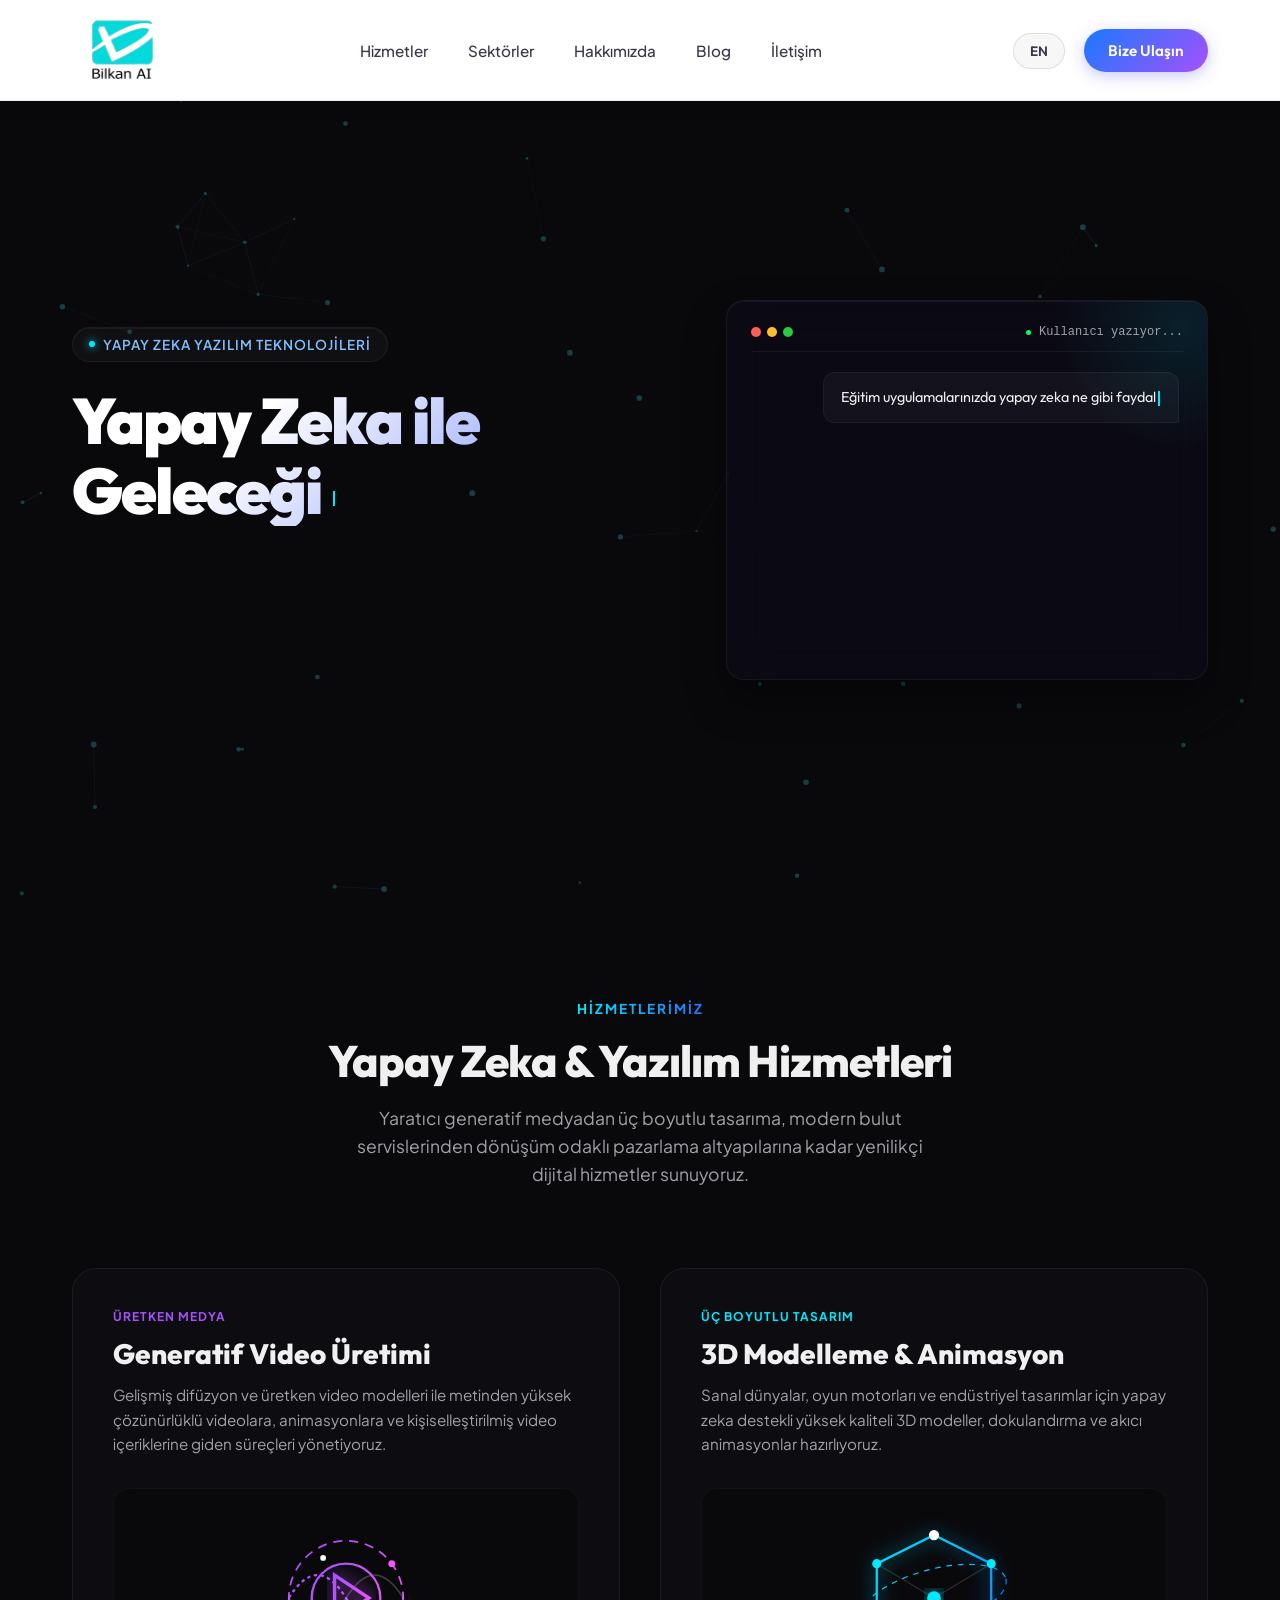
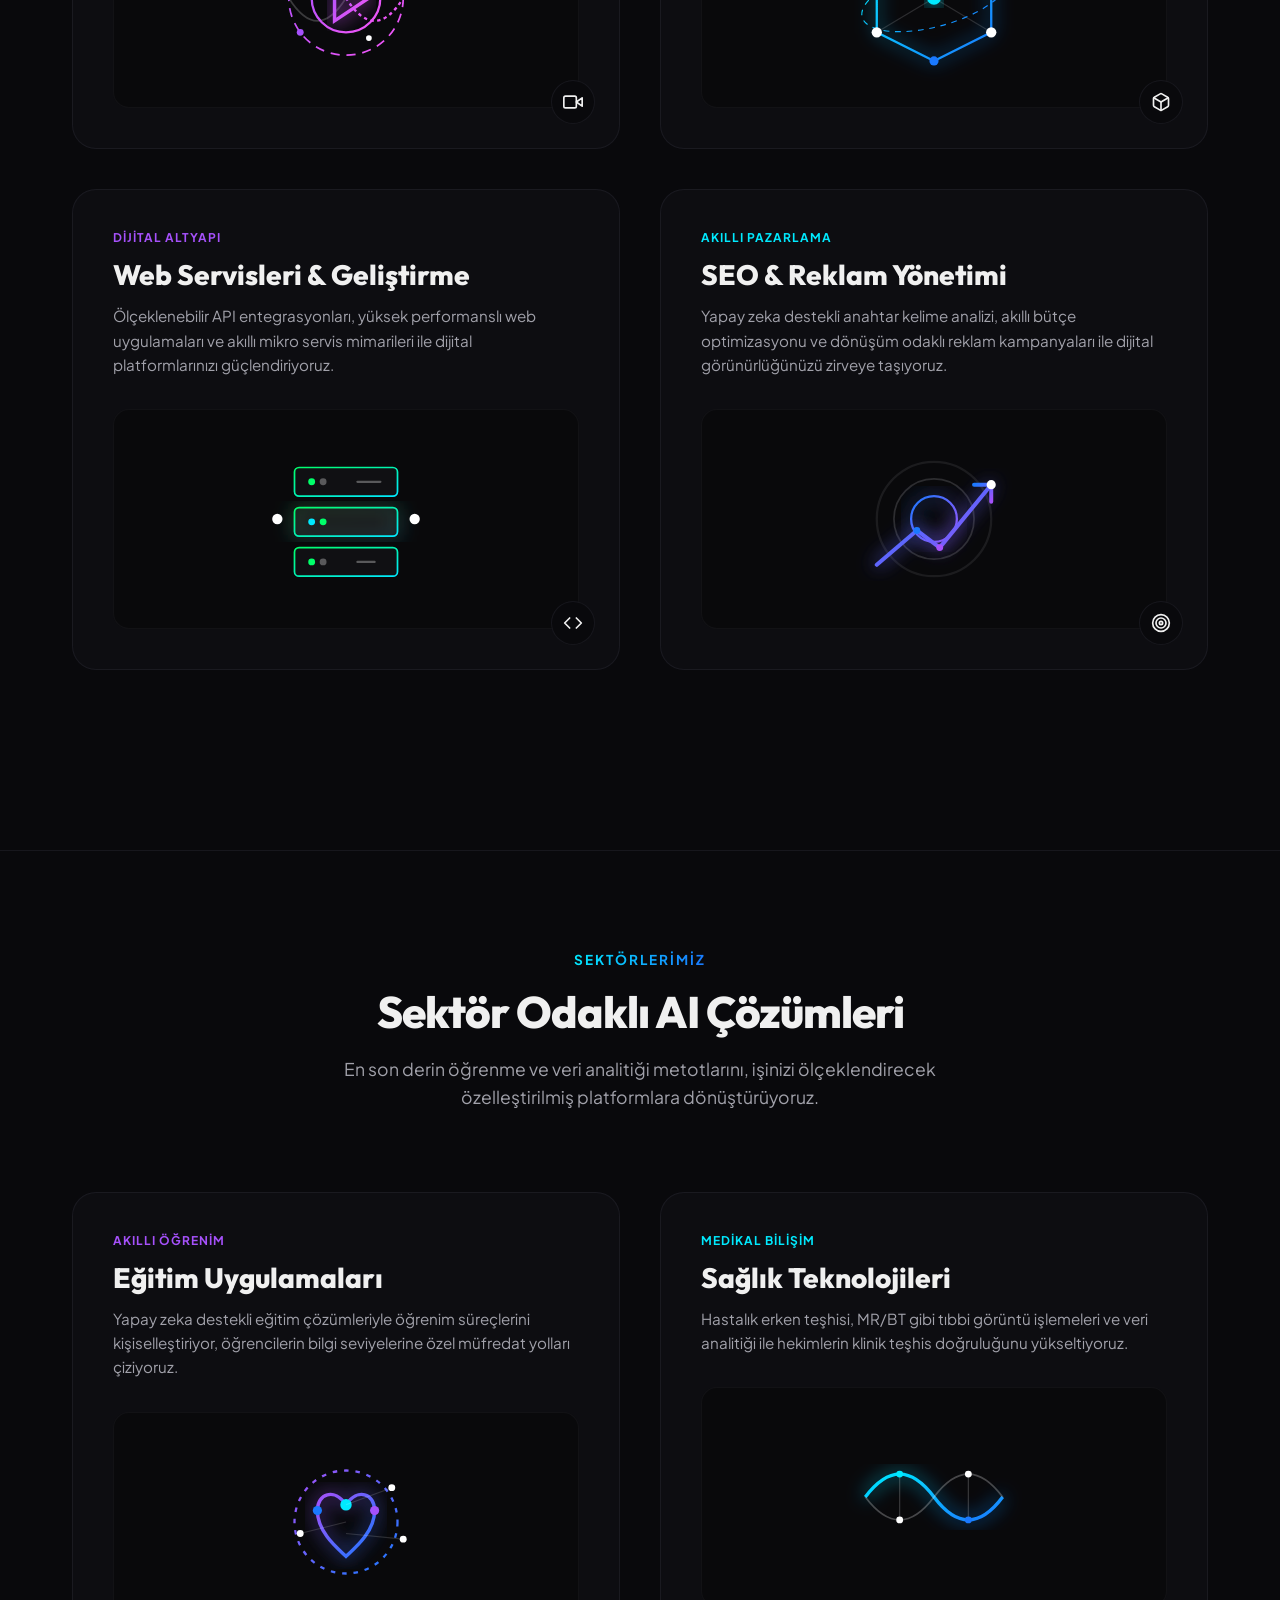
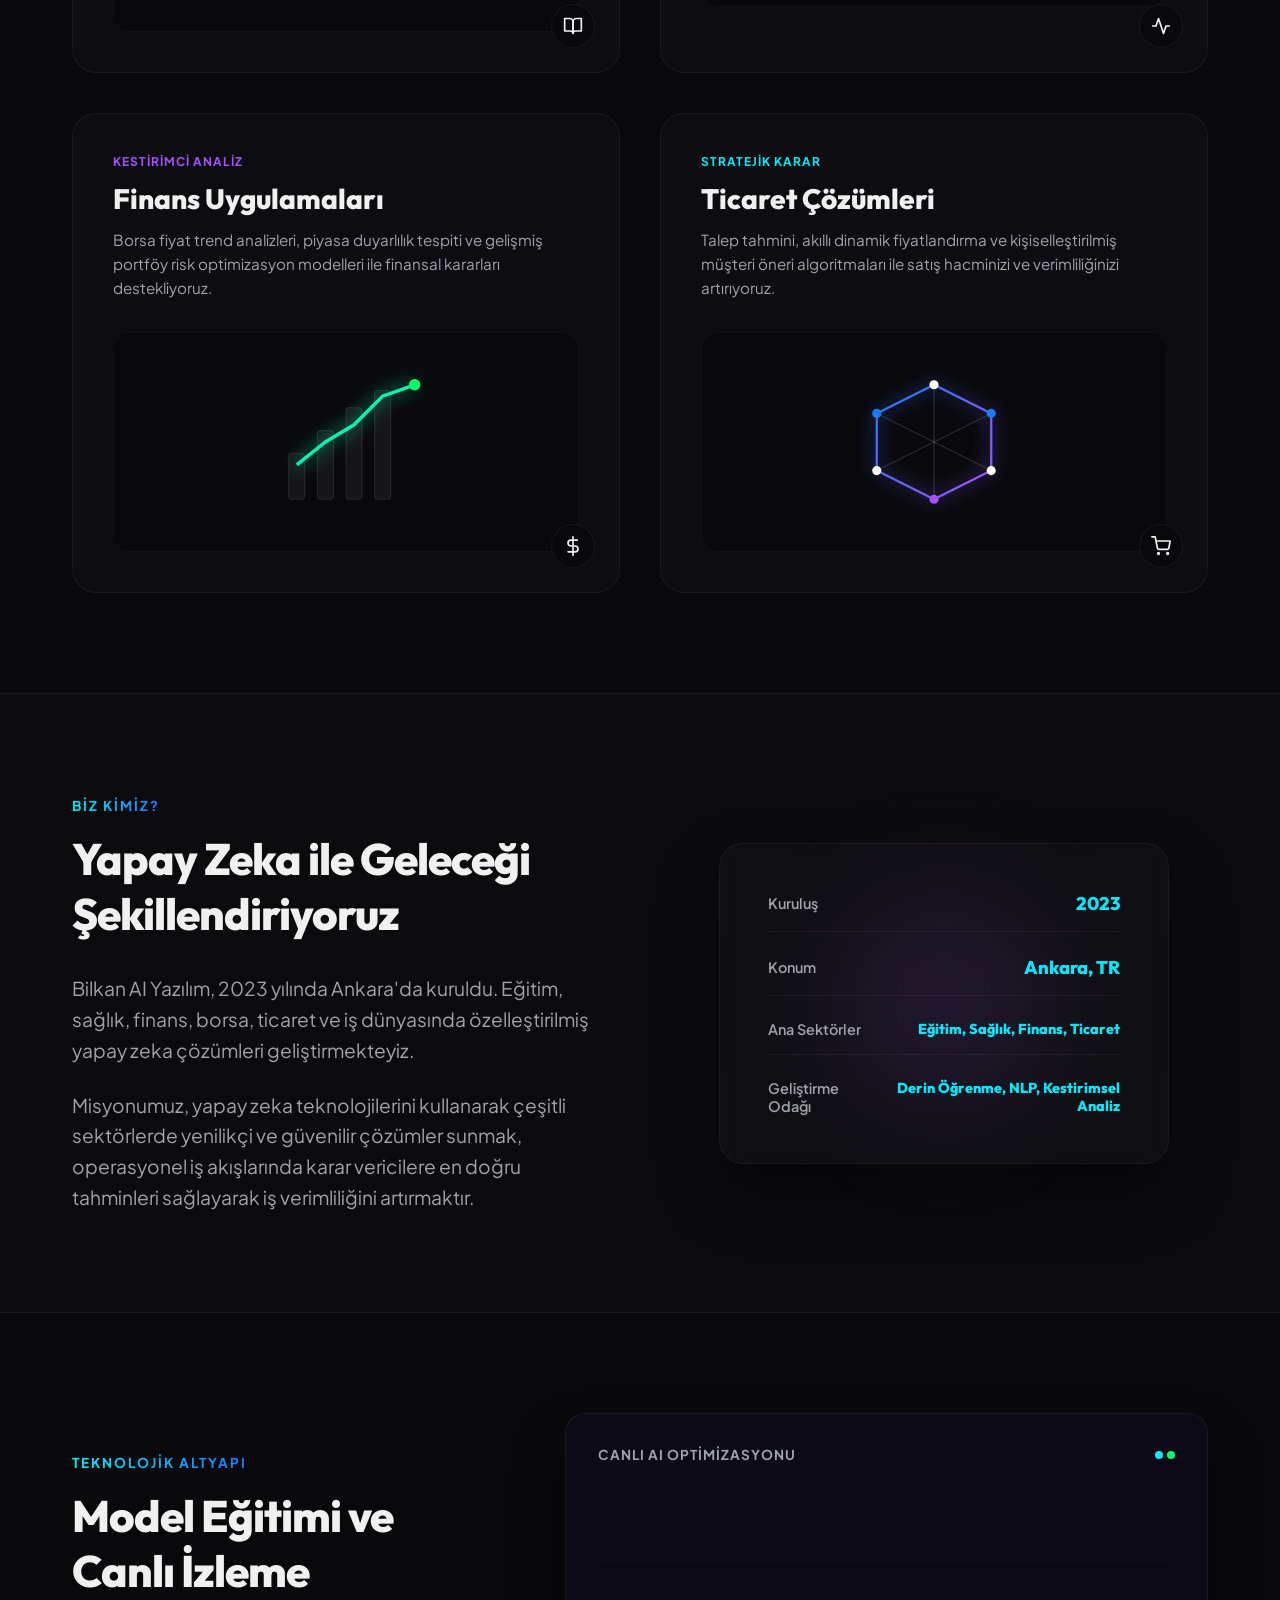
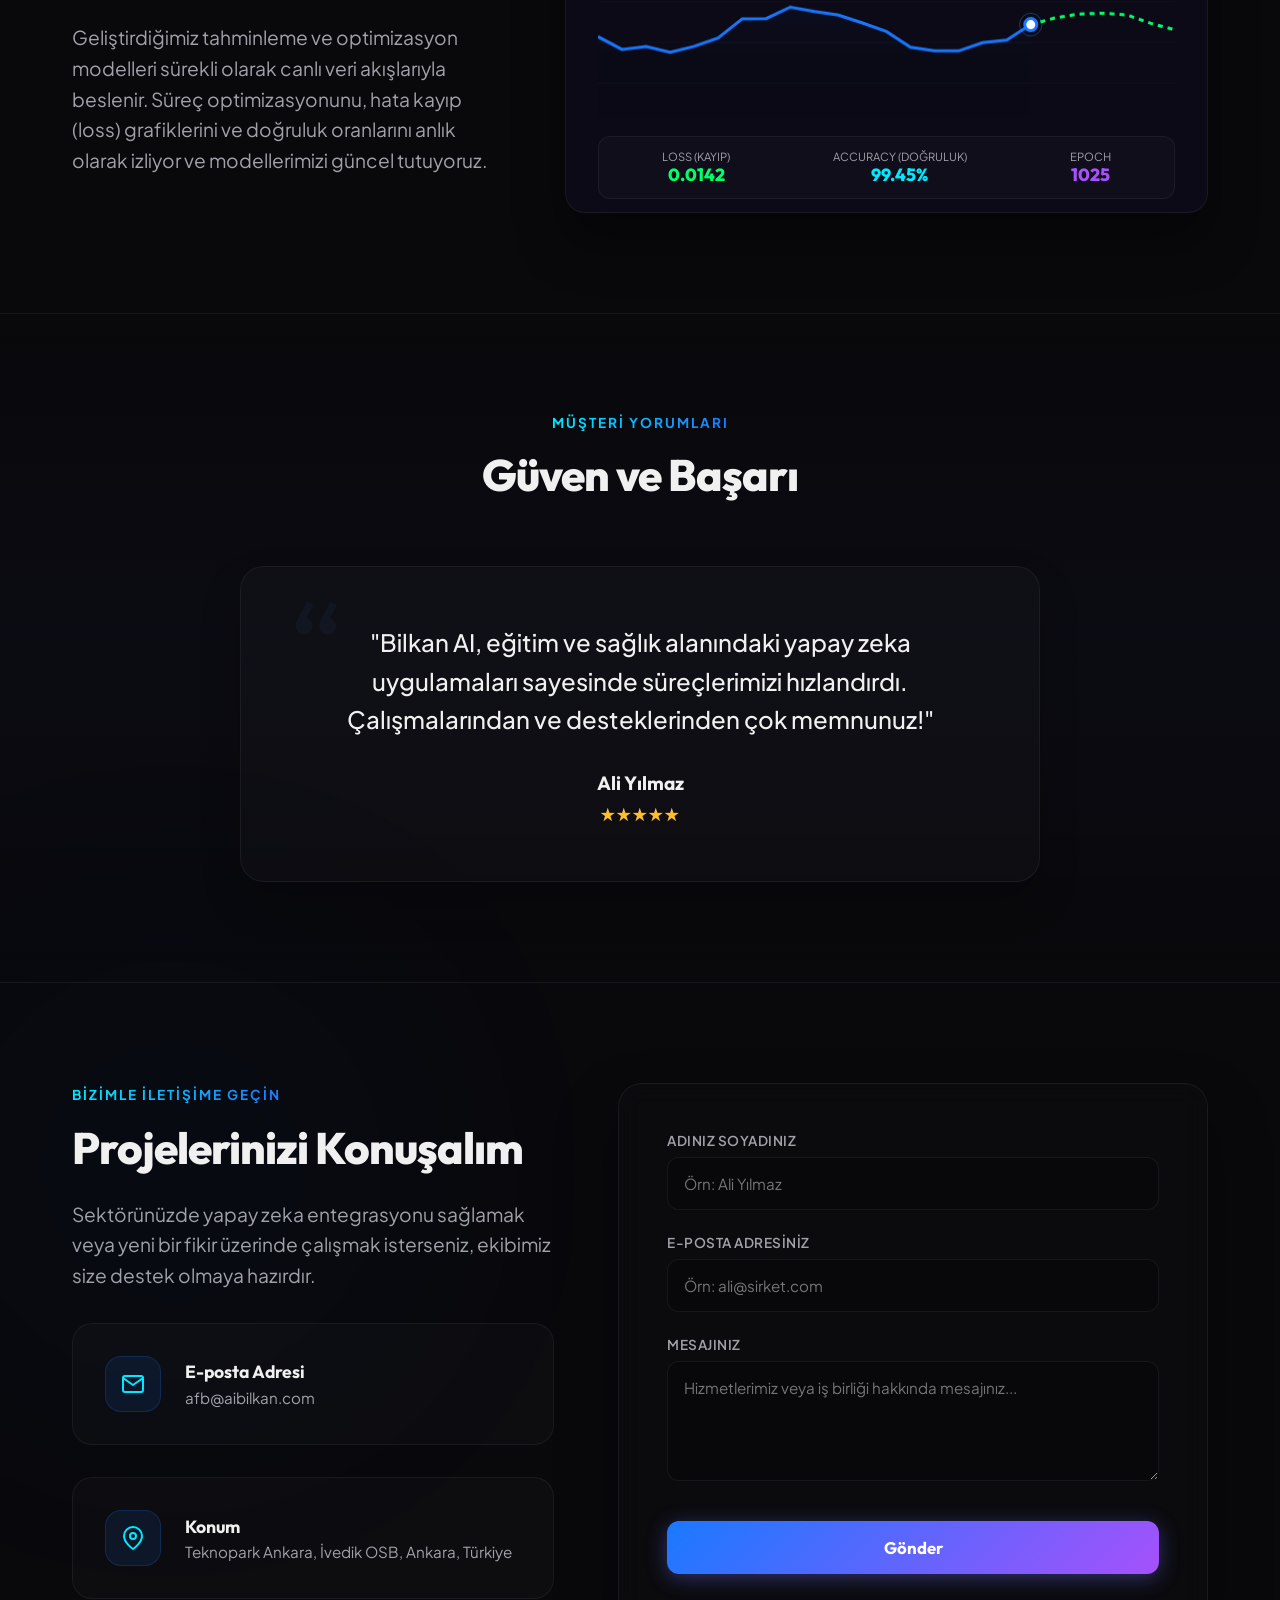
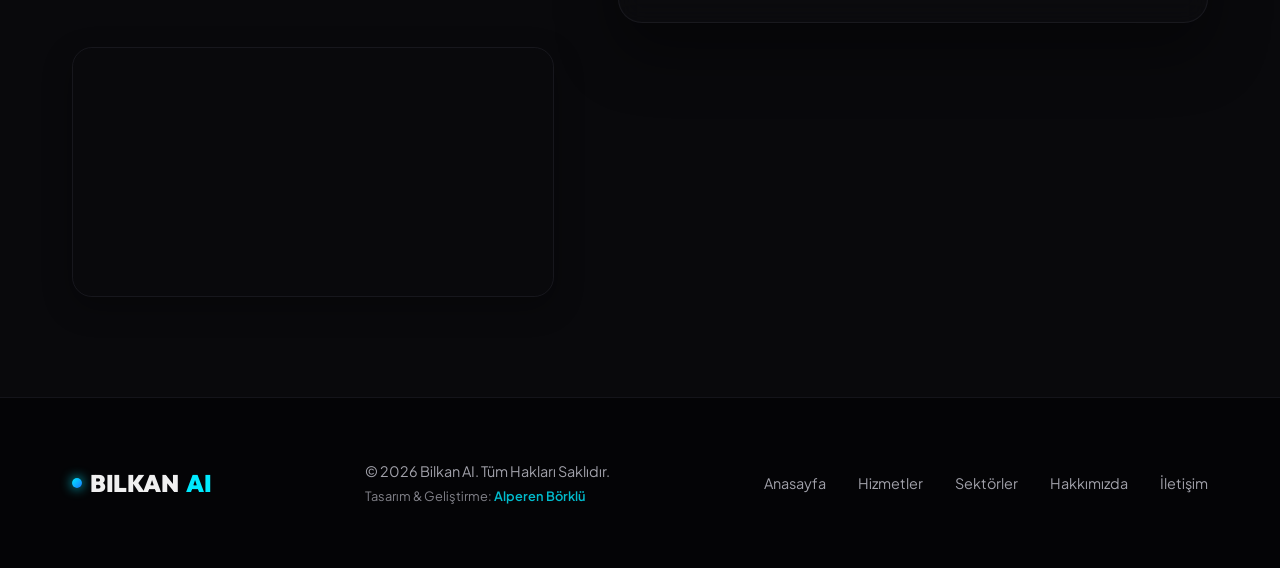
<file: index.html>
<!DOCTYPE html>
<html lang="tr">
<head>
  <meta charset="UTF-8">
  <meta name="viewport" content="width=device-width, initial-scale=1.0">
  <title data-tr="Bilkan AI - Yapay Zeka Uygulamaları Geliştiriyoruz" data-en="Bilkan AI - Developing Artificial Intelligence Applications">Bilkan AI - Yapay Zeka Uygulamaları Geliştiriyoruz</title>
  <meta name="description" content="Bilkanai, eğitim, sağlık, finans ve ticaret alanlarında yapay zeka uygulamaları geliştiren Ankara merkezli bir yazılım şirketidir." data-tr-content="Bilkanai, eğitim, sağlık, finans ve ticaret alanlarında yapay zeka uygulamaları geliştiren Ankara merkezli bir yazılım şirketidir." data-en-content="Bilkan AI is an Ankara-based software company that develops artificial intelligence applications in education, healthcare, finance, and commerce.">
  <link rel="icon" type="image/png" href="bilkan ai_logo.png">
  <link rel="stylesheet" href="styles.css">
</head>
<body>

  <!-- Interactive Neural Canvas Background -->
  <canvas id="neural-canvas"></canvas>

  <!-- Glowing background blobs -->
  <div class="glow-orb orb-purple"></div>
  <div class="glow-orb orb-blue"></div>

  <!-- Header Navigation -->
  <header>
    <div class="container nav-container">
      <a href="/" class="logo">
        <img src="bilkan ai_logo.png" alt="Bilkan AI Logo" class="logo-img">
      </a>
      <nav>
        <ul>
          <li><a href="/hizmetler" data-tr="Hizmetler" data-en="Services">Hizmetler</a></li>
          <li><a href="/sektorler" data-tr="Sektörler" data-en="Sectors">Sektörler</a></li>
          <li><a href="/hakkimizda" data-tr="Hakkımızda" data-en="About Us">Hakkımızda</a></li>
          <li><a href="/blog" data-tr="Blog" data-en="Blog">Blog</a></li>
          <li><a href="/iletisim" data-tr="İletişim" data-en="Contact">İletişim</a></li>
        </ul>
      </nav>
      <div class="header-actions">
        <button id="lang-switch" class="lang-btn" aria-label="Language Switcher">EN</button>
        <a href="/iletisim" class="cta-btn" data-tr="Bize Ulaşın" data-en="Contact Us">Bize Ulaşın</a>
      </div>
    </div>
  </header>

  <!-- Hero Section -->
  <section id="home" class="hero">
    <div class="container hero-grid">
      <div class="hero-content">
        <div class="hero-tagline" id="hero-tagline-container" style="opacity: 0; transition: opacity 0.5s ease;">
          <div class="pulse"></div>
          <span id="hero-tagline-text" data-tr="Yapay Zeka Yazılım Teknolojileri" data-en="AI Software Technologies"></span>
        </div>
        <h1 class="hero-title" id="hero-title-text" data-tr="Yapay Zeka ile Geleceği Şekillendirin" data-en="Shape the Future with AI"></h1>
        <p class="hero-desc" id="hero-desc-text" data-tr="Eğitim, sağlık, finans ve ticaret sektörleri için veri odaklı akıllı modeller ve yenilikçi iş uygulamaları geliştiriyoruz." data-en="We develop data-driven intelligent models and innovative business applications for education, healthcare, finance, and commerce sectors."></p>
        <div class="hero-actions" id="hero-actions-container" style="opacity: 0; transform: translateY(10px); transition: opacity 0.8s ease, transform 0.8s ease;">
          <a href="/hizmetler" class="btn-primary">
            <span data-tr="Çözümlerimizi Keşfet" data-en="Explore Our Solutions">Çözümlerimizi Keşfet</span>
            <svg width="18" height="18" viewBox="0 0 24 24" fill="none" stroke="currentColor" stroke-width="2.5" stroke-linecap="round" stroke-linejoin="round"><line x1="5" y1="12" x2="19" y2="12"></line><polyline points="12 5 19 12 12 19"></polyline></svg>
          </a>
          <a href="/hakkimizda" class="btn-secondary" data-tr="Hakkımızda" data-en="About Us">Hakkımızda</a>
        </div>
      </div>

      <!-- Simulated LLM Writing Mockup -->
      <div class="llm-mockup">
        <div class="llm-header">
          <div class="llm-dots">
            <div class="llm-dot dot-r"></div>
            <div class="llm-dot dot-y"></div>
            <div class="llm-dot dot-g"></div>
          </div>
          <div class="llm-status">
            <div class="llm-pulse"></div>
            <span data-tr="Çevrimiçi" data-en="Online">Çevrimiçi</span>
          </div>
        </div>
        <div class="llm-body">
          <!-- Chat bubbles will be generated dynamically by JS typewriter simulation -->
        </div>
      </div>
    </div>
  </section>

  <!-- Services Grid Section -->
  <section id="hizmetler">
    <div class="container">
      <div class="section-header">
        <span class="section-label" data-tr="Hizmetlerimiz" data-en="Our Services">Hizmetlerimiz</span>
        <h2 class="section-title" data-tr="Yapay Zeka & Yazılım Hizmetleri" data-en="AI & Software Services">Yapay Zeka & Yazılım Hizmetleri</h2>
        <p class="section-desc" data-tr="Yaratıcı generatif medyadan üç boyutlu tasarıma, modern bulut servislerinden dönüşüm odaklı pazarlama altyapılarına kadar yenilikçi dijital hizmetler sunuyoruz." data-en="We offer innovative digital services ranging from creative generative media to 3D design, modern cloud services, and conversion-focused marketing infrastructure.">
          Yaratıcı generatif medyadan üç boyutlu tasarıma, modern bulut servislerinden dönüşüm odaklı pazarlama altyapılarına kadar yenilikçi dijital hizmetler sunuyoruz.
        </p>
      </div>

      <div class="sectors-grid" style="margin-bottom: 5rem;">
        <!-- Card 1: Generative Video -->
        <div class="sector-card">
          <div class="card-content">
            <span class="card-tag" data-tr="Üretken Medya" data-en="Generative Media">Üretken Medya</span>
            <h3 class="card-title" data-tr="Generatif Video Üretimi" data-en="Generative Video Creation">Generatif Video Üretimi</h3>
            <p class="card-desc" data-tr="Gelişmiş difüzyon ve üretken video modelleri ile metinden yüksek çözünürlüklü videolara, animasyonlara ve kişiselleştirilmiş video içeriklerine giden süreçleri yönetiyoruz." data-en="We manage the processes from text to high-resolution videos, animations, and personalized video content with advanced diffusion and generative video models.">
              Gelişmiş difüzyon ve üretken video modelleri ile metinden yüksek çözünürlüklü videolara, animasyonlara ve kişiselleştirilmiş video içeriklerine giden süreçleri yönetiyoruz.
            </p>
          </div>
          <div class="card-visual-wrapper">
            <svg class="card-visual-art" viewBox="0 0 200 200" fill="none" xmlns="http://www.w3.org/2000/svg">
              <defs>
                <linearGradient id="grad-video" x1="0%" y1="0%" x2="100%" y2="100%">
                  <stop offset="0%" stop-color="hsl(270, 95%, 65%)" />
                  <stop offset="100%" stop-color="hsl(300, 90%, 65%)" />
                </linearGradient>
                <filter id="glow-video" x="-20%" y="-20%" width="140%" height="140%">
                  <feGaussianBlur stdDeviation="8" result="blur" />
                  <feComposite in="SourceGraphic" in2="blur" operator="over" />
                </filter>
              </defs>
              <circle cx="100" cy="100" r="50" stroke="url(#grad-video)" stroke-width="1.5" stroke-dasharray="8 6" />
              <path d="M50 100 Q75 60, 100 100 T150 100" fill="none" stroke="url(#grad-video)" stroke-width="2" stroke-dasharray="3 3" />
              <path d="M50 100 Q75 140, 100 100 T150 100" fill="none" stroke="rgba(255, 255, 255, 0.2)" stroke-width="1.5" />
              <polygon points="90,80 120,100 90,120" fill="none" stroke="url(#grad-video)" stroke-width="3" filter="url(#glow-video)" />
              <circle cx="100" cy="100" r="30" stroke="url(#grad-video)" stroke-width="2" />
              <circle cx="140" cy="70" r="3" fill="hsl(300, 90%, 65%)" />
              <circle cx="60" cy="130" r="3" fill="hsl(270, 95%, 65%)" />
              <circle cx="80" cy="65" r="2.5" fill="white" />
              <circle cx="120" cy="135" r="2.5" fill="white" />
            </svg>
          </div>
          <div class="card-icon-overlay">
            <svg width="20" height="20" viewBox="0 0 24 24" fill="none" stroke="currentColor" stroke-width="2" stroke-linecap="round" stroke-linejoin="round"><path d="M23 7l-7 5 7 5V7z"></path><rect x="1" y="5" width="15" height="14" rx="2" ry="2"></rect></svg>
          </div>
        </div>

        <!-- Card 2: 3D Modeling & Animation -->
        <div class="sector-card">
          <div class="card-content">
            <span class="card-tag" data-tr="Üç Boyutlu Tasarım" data-en="3D Design">Üç Boyutlu Tasarım</span>
            <h3 class="card-title" data-tr="3D Modelleme & Animasyon" data-en="3D Modeling & Animation">3D Modelleme & Animasyon</h3>
            <p class="card-desc" data-tr="Sanal dünyalar, oyun motorları ve endüstriyel tasarımlar için yapay zeka destekli yüksek kaliteli 3D modeller, dokulandırma ve akıcı animasyonlar hazırlıyoruz." data-en="We prepare high-quality 3D assets, fluid animations, and texturing for virtual worlds, game engines, and industrial designs using AI-supported modeling tools.">
              Sanal dünyalar, oyun motorları ve endüstriyel tasarımlar için yapay zeka destekli yüksek kaliteli 3D modeller, dokulandırma ve akıcı animasyonlar hazırlıyoruz.
            </p>
          </div>
          <div class="card-visual-wrapper">
            <svg class="card-visual-art" viewBox="0 0 200 200" fill="none" xmlns="http://www.w3.org/2000/svg">
              <defs>
                <linearGradient id="grad-3d" x1="0%" y1="0%" x2="100%" y2="100%">
                  <stop offset="0%" stop-color="hsl(185, 100%, 50%)" />
                  <stop offset="100%" stop-color="hsl(215, 100%, 55%)" />
                </linearGradient>
                <filter id="glow-3d" x="-20%" y="-20%" width="140%" height="140%">
                  <feGaussianBlur stdDeviation="8" result="blur" />
                  <feComposite in="SourceGraphic" in2="blur" operator="over" />
                </filter>
              </defs>
              <path d="M100 45 L150 70 L150 130 L100 155 L50 130 L50 70 Z" fill="none" stroke="url(#grad-3d)" stroke-width="2" filter="url(#glow-3d)" />
              <path d="M100 45 L100 155" stroke="url(#grad-3d)" stroke-width="1.5" />
              <path d="M50 70 L150 130" stroke="rgba(255,255,255,0.15)" stroke-width="1" />
              <path d="M150 70 L50 130" stroke="rgba(255,255,255,0.15)" stroke-width="1" />
              <ellipse cx="100" cy="100" rx="65" ry="25" stroke="url(#grad-3d)" stroke-width="1" stroke-dasharray="5 5" transform="rotate(-15, 100, 100)" />
              <circle cx="100" cy="45" r="4.5" fill="white" />
              <circle cx="150" cy="70" r="4" fill="hsl(185, 100%, 50%)" />
              <circle cx="150" cy="130" r="4.5" fill="white" />
              <circle cx="100" cy="155" r="4" fill="hsl(215, 100%, 55%)" />
              <circle cx="50" cy="130" r="4.5" fill="white" />
              <circle cx="50" cy="70" r="4" fill="hsl(185, 100%, 50%)" />
              <circle cx="100" cy="100" r="6" fill="hsl(185, 100%, 50%)" filter="url(#glow-3d)" />
            </svg>
          </div>
          <div class="card-icon-overlay">
            <svg width="20" height="20" viewBox="0 0 24 24" fill="none" stroke="currentColor" stroke-width="2" stroke-linecap="round" stroke-linejoin="round"><path d="M21 16V8a2 2 0 0 0-1-1.73l-7-4a2 2 0 0 0-2 0l-7 4A2 2 0 0 0 3 8v8a2 2 0 0 0 1 1.73l7 4a2 2 0 0 0 2 0l7-4A2 2 0 0 0 21 16z"></path><polyline points="3.27 6.96 12 12.01 20.73 6.96"></polyline><line x1="12" y1="22.08" x2="12" y2="12"></line></svg>
          </div>
        </div>

        <!-- Card 3: Web Services -->
        <div class="sector-card">
          <div class="card-content">
            <span class="card-tag" data-tr="Dijital Altyapı" data-en="Digital Infrastructure">Dijital Altyapı</span>
            <h3 class="card-title" data-tr="Web Servisleri & Geliştirme" data-en="Web Services & Development">Web Servisleri & Geliştirme</h3>
            <p class="card-desc" data-tr="Ölçeklenebilir API entegrasyonları, yüksek performanslı web uygulamaları ve akıllı mikro servis mimarileri ile dijital platformlarınızı güçlendiriyoruz." data-en="We power your digital platforms from end to end by designing scalable API integrations, high-performance web applications, and smart microservice architectures.">
              Ölçeklenebilir API entegrasyonları, yüksek performanslı web uygulamaları ve akıllı mikro servis mimarileri ile dijital platformlarınızı güçlendiriyoruz.
            </p>
          </div>
          <div class="card-visual-wrapper">
            <svg class="card-visual-art" viewBox="0 0 200 200" fill="none" xmlns="http://www.w3.org/2000/svg">
              <defs>
                <linearGradient id="grad-web" x1="0%" y1="0%" x2="100%" y2="100%">
                  <stop offset="0%" stop-color="hsl(145, 100%, 50%)" />
                  <stop offset="100%" stop-color="hsl(185, 100%, 50%)" />
                </linearGradient>
                <filter id="glow-web" x="-20%" y="-20%" width="140%" height="140%">
                  <feGaussianBlur stdDeviation="8" result="blur" />
                  <feComposite in="SourceGraphic" in2="blur" operator="over" />
                </filter>
              </defs>
              <rect x="55" y="55" width="90" height="25" rx="4" fill="rgba(255, 255, 255, 0.03)" stroke="url(#grad-web)" stroke-width="1.5" />
              <rect x="55" y="90" width="90" height="25" rx="4" fill="rgba(255, 255, 255, 0.03)" stroke="url(#grad-web)" stroke-width="1.5" filter="url(#glow-web)" />
              <rect x="55" y="125" width="90" height="25" rx="4" fill="rgba(255, 255, 255, 0.03)" stroke="url(#grad-web)" stroke-width="1.5" />
              <circle cx="70" cy="67.5" r="3" fill="hsl(145, 100%, 50%)" />
              <circle cx="80" cy="67.5" r="3" fill="white" opacity="0.3" />
              <circle cx="70" cy="102.5" r="3" fill="hsl(185, 100%, 50%)" />
              <circle cx="80" cy="102.5" r="3" fill="hsl(145, 100%, 50%)" />
              <circle cx="70" cy="137.5" r="3" fill="hsl(145, 100%, 50%)" />
              <circle cx="80" cy="137.5" r="3" fill="white" opacity="0.3" />
              <path d="M110 67.5 L130 67.5" stroke="rgba(255,255,255,0.3)" stroke-width="2" stroke-linecap="round" />
              <path d="M110 102.5 L135 102.5" stroke="url(#grad-web)" stroke-width="2" stroke-linecap="round" />
              <path d="M110 137.5 L125 137.5" stroke="rgba(255,255,255,0.3)" stroke-width="2" stroke-linecap="round" />
              <path d="M40 100 L55 100" stroke="url(#grad-web)" stroke-width="1.5" />
              <path d="M145 100 L160 100" stroke="url(#grad-web)" stroke-width="1.5" />
              <circle cx="40" cy="100" r="4.5" fill="white" />
              <circle cx="160" cy="100" r="4.5" fill="white" />
            </svg>
          </div>
          <div class="card-icon-overlay">
            <svg width="20" height="20" viewBox="0 0 24 24" fill="none" stroke="currentColor" stroke-width="2" stroke-linecap="round" stroke-linejoin="round"><polyline points="16 18 22 12 16 6"></polyline><polyline points="8 6 2 12 8 18"></polyline></svg>
          </div>
        </div>

        <!-- Card 4: SEO & Ad Management -->
        <div class="sector-card">
          <div class="card-content">
            <span class="card-tag" data-tr="Akıllı Pazarlama" data-en="Smart Marketing">Akıllı Pazarlama</span>
            <h3 class="card-title" data-tr="SEO & Reklam Yönetimi" data-en="SEO & Ad Management">SEO & Reklam Yönetimi</h3>
            <p class="card-desc" data-tr="Yapay zeka destekli anahtar kelime analizi, akıllı bütçe optimizasyonu ve dönüşüm odaklı reklam kampanyaları ile dijital görünürlüğünüzü zirveye taşıyoruz." data-en="We take you to the top of search engines with AI-supported keyword analysis, smart budget optimization, and conversion-oriented ad campaigns.">
              Yapay zeka destekli anahtar kelime analizi, akıllı bütçe optimizasyonu ve dönüşüm odaklı reklam kampanyaları ile dijital görünürlüğünüzü zirveye taşıyoruz.
            </p>
          </div>
          <div class="card-visual-wrapper">
            <svg class="card-visual-art" viewBox="0 0 200 200" fill="none" xmlns="http://www.w3.org/2000/svg">
              <defs>
                <linearGradient id="grad-seo" x1="0%" y1="0%" x2="100%" y2="100%">
                  <stop offset="0%" stop-color="hsl(215, 100%, 55%)" />
                  <stop offset="100%" stop-color="hsl(270, 95%, 65%)" />
                </linearGradient>
                <filter id="glow-seo" x="-20%" y="-20%" width="140%" height="140%">
                  <feGaussianBlur stdDeviation="8" result="blur" />
                  <feComposite in="SourceGraphic" in2="blur" operator="over" />
                </filter>
              </defs>
              <circle cx="100" cy="100" r="50" stroke="rgba(255, 255, 255, 0.08)" stroke-width="2" />
              <circle cx="100" cy="100" r="35" stroke="rgba(255, 255, 255, 0.15)" stroke-width="1.5" />
              <circle cx="100" cy="100" r="20" stroke="url(#grad-seo)" stroke-width="2" filter="url(#glow-seo)" />
              <path d="M50 140 L85 110 L105 125 L150 70" fill="none" stroke="url(#grad-seo)" stroke-width="3.5" stroke-linecap="round" stroke-linejoin="round" filter="url(#glow-seo)" />
              <path d="M135 70 L150 70 L150 85" fill="none" stroke="url(#grad-seo)" stroke-width="3.5" stroke-linecap="round" stroke-linejoin="round" />
              <circle cx="150" cy="70" r="4" fill="white" />
              <circle cx="85" cy="110" r="3" fill="hsl(215, 100%, 55%)" />
              <circle cx="105" cy="125" r="3" fill="hsl(270, 95%, 65%)" />
            </svg>
          </div>
          <div class="card-icon-overlay">
            <svg width="20" height="20" viewBox="0 0 24 24" fill="none" stroke="currentColor" stroke-width="2" stroke-linecap="round" stroke-linejoin="round"><circle cx="12" cy="12" r="10"></circle><circle cx="12" cy="12" r="6"></circle><circle cx="12" cy="12" r="2"></circle></svg>
          </div>
        </div>
      </div>
    </div>
  </section>

  <!-- Sector Grid Section -->
  <section id="sektorler" style="border-top: 1px solid var(--border-color);">
    <div class="container">
      <div class="section-header">
        <span class="section-label" data-tr="Sektörlerimiz" data-en="Our Sectors">Sektörlerimiz</span>
        <h2 class="section-title" data-tr="Sektör Odaklı AI Çözümleri" data-en="Sector-Focused AI Solutions">Sektör Odaklı AI Çözümleri</h2>
        <p class="section-desc" data-tr="En son derin öğrenme ve veri analitiği metotlarını, işinizi ölçeklendirecek özelleştirilmiş platformlara dönüştürüyoruz." data-en="We transform the latest deep learning and data analytics methods into customized platforms to scale your business.">
          En son derin öğrenme ve veri analitiği metotlarını, işinizi ölçeklendirecek özelleştirilmiş platformlara dönüştürüyoruz.
        </p>
      </div>

      <div class="sectors-grid">
        <!-- Card 1: Education -->
        <div class="sector-card">
          <div class="card-content">
            <span class="card-tag" data-tr="Akıllı Öğrenim" data-en="Smart Learning">Akıllı Öğrenim</span>
            <h3 class="card-title" data-tr="Eğitim Uygulamaları" data-en="Educational Applications">Eğitim Uygulamaları</h3>
            <p class="card-desc" data-tr="Yapay zeka destekli eğitim çözümleriyle öğrenim süreçlerini kişiselleştiriyor, öğrencilerin bilgi seviyelerine özel müfredat yolları çiziyoruz." data-en="We personalize learning processes with AI-powered educational solutions, mapping custom curriculum paths tailored to students' knowledge levels.">
              Yapay zeka destekli eğitim çözümleriyle öğrenim süreçlerini kişiselleştiriyor, öğrencilerin bilgi seviyelerine özel müfredat yolları çiziyoruz.
            </p>
          </div>
          <div class="card-visual-wrapper">
            <!-- Inline SVG for Premium vector design that rotates in 3D parallax -->
            <svg class="card-visual-art" viewBox="0 0 200 200" fill="none" xmlns="http://www.w3.org/2000/svg">
              <defs>
                <linearGradient id="grad-edu" x1="0%" y1="0%" x2="100%" y2="100%">
                  <stop offset="0%" stop-color="hsl(270, 95%, 65%)" />
                  <stop offset="100%" stop-color="hsl(215, 100%, 55%)" />
                </linearGradient>
                <filter id="glow-edu" x="-20%" y="-20%" width="140%" height="140%">
                  <feGaussianBlur stdDeviation="8" result="blur" />
                  <feComposite in="SourceGraphic" in2="blur" operator="over" />
                </filter>
              </defs>
              <!-- Glowing brain elements -->
              <circle cx="100" cy="100" r="45" stroke="url(#grad-edu)" stroke-width="2" stroke-dasharray="4 6" />
              <path d="M75 90 C75 75, 90 70, 100 85 C110 70, 125 75, 125 90 C125 110, 105 125, 100 130 C95 125, 75 110, 75 90 Z" fill="none" stroke="url(#grad-edu)" stroke-width="3" filter="url(#glow-edu)" />
              <circle cx="100" cy="85" r="5" fill="hsl(185, 100%, 50%)" />
              <line x1="100" y1="85" x2="100" y2="128" stroke="url(#grad-edu)" stroke-width="1.5" />
              <circle cx="125" cy="90" r="4" fill="hsl(270, 95%, 65%)" />
              <circle cx="75" cy="90" r="4" fill="hsl(215, 100%, 55%)" />
              <!-- Neural Connections -->
              <path d="M100 85 L140 70" stroke="rgba(255,255,255,0.15)" stroke-width="1" />
              <circle cx="140" cy="70" r="3" fill="white" />
              <path d="M100 110 L150 115" stroke="rgba(255,255,255,0.15)" stroke-width="1" />
              <circle cx="150" cy="115" r="3" fill="white" />
              <path d="M100 100 L60 110" stroke="rgba(255,255,255,0.15)" stroke-width="1" />
              <circle cx="60" cy="110" r="3" fill="white" />
            </svg>
          </div>
          <div class="card-icon-overlay">
            <svg width="20" height="20" viewBox="0 0 24 24" fill="none" stroke="currentColor" stroke-width="2" stroke-linecap="round" stroke-linejoin="round"><path d="M2 3h6a4 4 0 0 1 4 4v14a3 3 0 0 0-3-3H2z"></path><path d="M22 3h-6a4 4 0 0 0-4 4v14a3 3 0 0 1 3-3h7z"></path></svg>
          </div>
        </div>

        <!-- Card 2: Healthcare -->
        <div class="sector-card">
          <div class="card-content">
            <span class="card-tag" data-tr="Medikal Bilişim" data-en="Medical Informatics">Medikal Bilişim</span>
            <h3 class="card-title" data-tr="Sağlık Teknolojileri" data-en="Healthcare Technologies">Sağlık Teknolojileri</h3>
            <p class="card-desc" data-tr="Hastalık erken teşhisi, MR/BT gibi tıbbi görüntü işlemeleri ve veri analitiği ile hekimlerin klinik teşhis doğruluğunu yükseltiyoruz." data-en="We increase the clinical diagnostic accuracy of physicians through early disease diagnosis, medical image processing (MRI/CT), and data analytics.">
              Hastalık erken teşhisi, MR/BT gibi tıbbi görüntü işlemeleri ve veri analitiği ile hekimlerin klinik teşhis doğruluğunu yükseltiyoruz.
            </p>
          </div>
          <div class="card-visual-wrapper">
            <svg class="card-visual-art" viewBox="0 0 200 200" fill="none" xmlns="http://www.w3.org/2000/svg">
              <defs>
                <linearGradient id="grad-health" x1="0%" y1="0%" x2="100%" y2="100%">
                  <stop offset="0%" stop-color="hsl(185, 100%, 50%)" />
                  <stop offset="100%" stop-color="hsl(215, 100%, 55%)" />
                </linearGradient>
                <filter id="glow-health" x="-20%" y="-20%" width="140%" height="140%">
                  <feGaussianBlur stdDeviation="8" result="blur" />
                  <feComposite in="SourceGraphic" in2="blur" operator="over" />
                </filter>
              </defs>
              <!-- DNA Spiral/Pulse visual -->
              <path d="M40 100 Q70 60, 100 100 T160 100" fill="none" stroke="url(#grad-health)" stroke-width="3" filter="url(#glow-health)" />
              <path d="M40 100 Q70 140, 100 100 T160 100" fill="none" stroke="rgba(255, 255, 255, 0.25)" stroke-width="1.5" />
              <!-- DNA links -->
              <line x1="70" y1="80" x2="70" y2="120" stroke="rgba(255,255,255,0.2)" stroke-width="1" />
              <circle cx="70" cy="80" r="3" fill="hsl(185, 100%, 50%)" />
              <circle cx="70" cy="120" r="3" fill="white" />
              
              <line x1="100" y1="100" x2="100" y2="100" stroke="rgba(255,255,255,0.2)" stroke-width="1" />
              
              <line x1="130" y1="80" x2="130" y2="120" stroke="rgba(255,255,255,0.2)" stroke-width="1" />
              <circle cx="130" cy="80" r="3" fill="white" />
              <circle cx="130" cy="120" r="3" fill="hsl(215, 100%, 55%)" />
            </svg>
          </div>
          <div class="card-icon-overlay">
            <svg width="20" height="20" viewBox="0 0 24 24" fill="none" stroke="currentColor" stroke-width="2" stroke-linecap="round" stroke-linejoin="round"><path d="M22 12h-4l-3 9L9 3l-3 9H2"></path></svg>
          </div>
        </div>

        <!-- Card 3: Finance -->
        <div class="sector-card">
          <div class="card-content">
            <span class="card-tag" data-tr="Kestirimci Analiz" data-en="Predictive Analysis">Kestirimci Analiz</span>
            <h3 class="card-title" data-tr="Finans Uygulamaları" data-en="Financial Applications">Finans Uygulamaları</h3>
            <p class="card-desc" data-tr="Borsa fiyat trend analizleri, piyasa duyarlılık tespiti ve gelişmiş portföy risk optimizasyon modelleri ile finansal kararları destekliyoruz." data-en="We support financial decisions with stock price trend analysis, market sentiment detection, and advanced portfolio risk optimization models.">
              Borsa fiyat trend analizleri, piyasa duyarlılık tespiti ve gelişmiş portföy risk optimizasyon modelleri ile finansal kararları destekliyoruz.
            </p>
          </div>
          <div class="card-visual-wrapper">
            <svg class="card-visual-art" viewBox="0 0 200 200" fill="none" xmlns="http://www.w3.org/2000/svg">
              <defs>
                <linearGradient id="grad-fin" x1="0%" y1="0%" x2="100%" y2="100%">
                  <stop offset="0%" stop-color="hsl(145, 100%, 50%)" />
                  <stop offset="100%" stop-color="hsl(185, 100%, 50%)" />
                </linearGradient>
                <filter id="glow-fin" x="-20%" y="-20%" width="140%" height="140%">
                  <feGaussianBlur stdDeviation="8" result="blur" />
                  <feComposite in="SourceGraphic" in2="blur" operator="over" />
                </filter>
              </defs>
              <!-- Grid Bars -->
              <rect x="50" y="110" width="14" height="40" rx="3" fill="rgba(255, 255, 255, 0.05)" stroke="rgba(255,255,255,0.1)" />
              <rect x="75" y="90" width="14" height="60" rx="3" fill="rgba(255, 255, 255, 0.05)" stroke="rgba(255,255,255,0.1)" />
              <rect x="100" y="70" width="14" height="80" rx="3" fill="rgba(255, 255, 255, 0.05)" stroke="rgba(255,255,255,0.1)" />
              <rect x="125" y="55" width="14" height="95" rx="3" fill="rgba(255, 255, 255, 0.05)" stroke="rgba(255,255,255,0.1)" />
              
              <!-- Trending line -->
              <path d="M57 120 L82 100 L107 85 L132 60 L160 50" fill="none" stroke="url(#grad-fin)" stroke-width="3" filter="url(#glow-fin)" />
              <circle cx="160" cy="50" r="5" fill="hsl(145, 100%, 50%)" />
            </svg>
          </div>
          <div class="card-icon-overlay">
            <svg width="20" height="20" viewBox="0 0 24 24" fill="none" stroke="currentColor" stroke-width="2" stroke-linecap="round" stroke-linejoin="round"><line x1="12" y1="1" x2="12" y2="23"></line><path d="M17 5H9.5a3.5 3.5 0 0 0 0 7h5a3.5 3.5 0 0 1 0 7H6"></path></svg>
          </div>
        </div>

        <!-- Card 4: Commerce -->
        <div class="sector-card">
          <div class="card-content">
            <span class="card-tag" data-tr="Stratejik Karar" data-en="Strategic Decision">Stratejik Karar</span>
            <h3 class="card-title" data-tr="Ticaret Çözümleri" data-en="Commerce Solutions">Ticaret Çözümleri</h3>
            <p class="card-desc" data-tr="Talep tahmini, akıllı dinamik fiyatlandırma ve kişiselleştirilmiş müşteri öneri algoritmaları ile satış hacminizi ve verimliliğinizi artırıyoruz." data-en="We increase your sales volume and efficiency with demand forecasting, smart dynamic pricing, and personalized customer recommendation algorithms.">
              Talep tahmini, akıllı dinamik fiyatlandırma ve kişiselleştirilmiş müşteri öneri algoritmaları ile satış hacminizi ve verimliliğinizi artırıyoruz.
            </p>
          </div>
          <div class="card-visual-wrapper">
            <svg class="card-visual-art" viewBox="0 0 200 200" fill="none" xmlns="http://www.w3.org/2000/svg">
              <defs>
                <linearGradient id="grad-comm" x1="0%" y1="0%" x2="100%" y2="100%">
                  <stop offset="0%" stop-color="hsl(215, 100%, 55%)" />
                  <stop offset="100%" stop-color="hsl(270, 95%, 65%)" />
                </linearGradient>
                <filter id="glow-comm" x="-20%" y="-20%" width="140%" height="140%">
                  <feGaussianBlur stdDeviation="8" result="blur" />
                  <feComposite in="SourceGraphic" in2="blur" operator="over" />
                </filter>
              </defs>
              <!-- Connecting nodes forming commerce box -->
              <path d="M100 50 L150 75 L150 125 L100 150 L50 125 L50 75 Z" fill="none" stroke="url(#grad-comm)" stroke-width="2" filter="url(#glow-comm)" />
              <path d="M100 50 L100 150" stroke="rgba(255,255,255,0.15)" stroke-width="1" />
              <path d="M50 75 L150 125" stroke="rgba(255,255,255,0.15)" stroke-width="1" />
              <path d="M150 75 L50 125" stroke="rgba(255,255,255,0.15)" stroke-width="1" />
              <circle cx="100" cy="50" r="4" fill="white" />
              <circle cx="150" cy="75" r="4" fill="hsl(215, 100%, 55%)" />
              <circle cx="150" cy="125" r="4" fill="white" />
              <circle cx="100" cy="150" r="4" fill="hsl(270, 95%, 65%)" />
              <circle cx="50" cy="125" r="4" fill="white" />
              <circle cx="50" cy="75" r="4" fill="hsl(215, 100%, 55%)" />
            </svg>
          </div>
          <div class="card-icon-overlay">
            <svg width="20" height="20" viewBox="0 0 24 24" fill="none" stroke="currentColor" stroke-width="2" stroke-linecap="round" stroke-linejoin="round"><circle cx="9" cy="21" r="1"></circle><circle cx="20" cy="21" r="1"></circle><path d="M1 1h4l2.68 13.39a2 2 0 0 0 2 1.61h9.72a2 2 0 0 0 2-1.61L23 6H6"></path></svg>
          </div>
        </div>
      </div>
    </div>
  </section>

  <!-- About Section -->
  <section id="hakkimizda" style="background: rgba(255,255,255,0.01); border-top: 1px solid var(--border-color); border-bottom: 1px solid var(--border-color);">
    <div class="container about-grid">
      <div class="about-content">
        <span class="section-label" data-tr="Biz Kimiz?" data-en="Who We Are">Biz Kimiz?</span>
        <h2 class="section-title" style="margin: 1rem 0 2rem 0;" data-tr="Yapay Zeka ile Geleceği Şekillendiriyoruz" data-en="Shaping the Future with AI">Yapay Zeka ile Geleceği Şekillendiriyoruz</h2>
        <p class="hero-desc" style="margin-bottom: 1.5rem; max-width: 100%;" data-tr="Bilkan AI Yazılım, 2023 yılında Ankara'da kuruldu. Eğitim, sağlık, finans, borsa, ticaret ve iş dünyasında özelleştirilmiş yapay zeka çözümleri geliştirmekteyiz." data-en="Bilkan AI Software was founded in Ankara in 2023. We develop customized AI solutions in education, healthcare, finance, stock market, commerce, and the business world.">
          Bilkan AI Yazılım, 2023 yılında Ankara'da kuruldu. Eğitim, sağlık, finans, borsa, ticaret ve iş dünyasında özelleştirilmiş yapay zeka çözümleri geliştirmekteyiz.
        </p>
        <p class="hero-desc" style="max-width: 100%;" data-tr="Misyonumuz, yapay zeka teknolojilerini kullanarak çeşitli sektörlerde yenilikçi ve güvenilir çözümler sunmak, operasyonel iş akışlarında karar vericilere en doğru tahminleri sağlayarak iş verimliliğini artırmaktır." data-en="Our mission is to offer innovative and reliable solutions in various sectors using AI technologies, and to increase business efficiency by providing decision-makers with the most accurate predictions in operational workflows.">
          Misyonumuz, yapay zeka teknolojilerini kullanarak çeşitli sektörlerde yenilikçi ve güvenilir çözümler sunmak, operasyonel iş akışlarında karar vericilere en doğru tahminleri sağlayarak iş verimliliğini artırmaktır.
        </p>
      </div>

      <!-- Interactive Mesh info card -->
      <div class="about-visual">
        <div class="about-glow"></div>
        <div class="interactive-mesh">
          <div class="mesh-row">
            <span class="mesh-label" data-tr="Kuruluş" data-en="Founded">Kuruluş</span>
            <span class="mesh-val">2023</span>
          </div>
          <div class="mesh-row">
            <span class="mesh-label" data-tr="Konum" data-en="Location">Konum</span>
            <span class="mesh-val" data-tr="Ankara, TR" data-en="Ankara, TR">Ankara, TR</span>
          </div>
          <div class="mesh-row">
            <span class="mesh-label" data-tr="Ana Sektörler" data-en="Key Sectors">Ana Sektörler</span>
            <span class="mesh-val" style="font-size: 0.9rem; text-align: right;" data-tr="Eğitim, Sağlık, Finans, Ticaret" data-en="Education, Healthcare, Finance, Commerce">Eğitim, Sağlık, Finans, Ticaret</span>
          </div>
          <div class="mesh-row">
            <span class="mesh-label" data-tr="Geliştirme Odağı" data-en="Development Focus">Geliştirme Odağı</span>
            <span class="mesh-val" style="font-size: 0.9rem; text-align: right;" data-tr="Derin Öğrenme, NLP, Kestirimsel Analiz" data-en="Deep Learning, NLP, Predictive Analysis">Derin Öğrenme, NLP, Kestirimsel Analiz</span>
          </div>
        </div>
      </div>
    </div>
  </section>

  <!-- Showcase / Chart Section -->
  <section>
    <div class="container showcase-grid">
      <div class="showcase-content">
        <span class="section-label" data-tr="Teknolojik Altyapı" data-en="Infrastructure">Teknolojik Altyapı</span>
        <h2 class="section-title" style="margin: 1rem 0 1.5rem 0;" data-tr="Model Eğitimi ve Canlı İzleme" data-en="Model Training & Live Monitoring">Model Eğitimi ve Canlı İzleme</h2>
        <p class="hero-desc" style="max-width: 100%;" data-tr="Geliştirdiğimiz tahminleme ve optimizasyon modelleri sürekli olarak canlı veri akışlarıyla beslenir. Süreç optimizasyonunu, hata kayıp (loss) grafiklerini ve doğruluk oranlarını anlık olarak izliyor ve modellerimizi güncel tutuyoruz." data-en="The forecasting and optimization models we develop are continuously fed with live data streams. We monitor process optimization, loss graphs, and accuracy rates in real-time to keep our models up-to-date.">
          Geliştirdiğimiz tahminleme ve optimizasyon modelleri sürekli olarak canlı veri akışlarıyla beslenir. Süreç optimizasyonunu, hata kayıp (loss) grafiklerini ve doğruluk oranlarını anlık olarak izliyor ve modellerimizi güncel tutuyoruz.
        </p>
      </div>

      <!-- Live Simulated Chart Widget -->
      <div class="showcase-visual">
        <div class="widget-header">
          <span class="widget-title" data-tr="Canlı AI Optimizasyonu" data-en="Live AI Optimization">Canlı AI Optimizasyonu</span>
          <div style="display: flex; gap: 4px;">
            <div class="llm-dot" style="background-color: var(--accent-cyan); width: 8px; height: 8px;"></div>
            <div class="llm-dot" style="background-color: var(--accent-green); width: 8px; height: 8px;"></div>
          </div>
        </div>
        <div class="widget-canvas-container">
          <canvas class="showcase-canvas"></canvas>
        </div>
        <div class="widget-stats">
          <div class="stat-item">
            <div class="stat-label" data-tr="Loss (Kayıp)" data-en="Loss">Loss (Kayıp)</div>
            <div class="stat-value" id="loss-value">0.0142</div>
          </div>
          <div class="stat-item">
            <div class="stat-label" data-tr="Accuracy (Doğruluk)" data-en="Accuracy">Accuracy (Doğruluk)</div>
            <div class="stat-value" id="acc-value" style="color: var(--accent-cyan);">99.45%</div>
          </div>
          <div class="stat-item">
            <div class="stat-label" data-tr="Epoch" data-en="Epoch">Epoch</div>
            <div class="stat-value" id="epoch-value" style="color: var(--accent-purple);">1024</div>
          </div>
        </div>
      </div>
    </div>
  </section>

  <!-- Testimonials Section -->
  <section class="testimonials" style="border-top: 1px solid var(--border-color); border-bottom: 1px solid var(--border-color);">
    <div class="container">
      <div class="section-header" style="margin-bottom: 4rem;">
        <span class="section-label" data-tr="Müşteri Yorumları" data-en="Testimonials">Müşteri Yorumları</span>
        <h2 class="section-title" data-tr="Güven ve Başarı" data-en="Trust & Success">Güven ve Başarı</h2>
      </div>

      <div class="testimonial-card">
        <p class="testimonial-text" data-tr="&quot;Bilkan AI, eğitim ve sağlık alanındaki yapay zeka uygulamaları sayesinde süreçlerimizi hızlandırdı. Çalışmalarından ve desteklerinden çok memnunuz!&quot;" data-en="&quot;Bilkan AI has accelerated our processes thanks to their AI applications in education and healthcare. We are very pleased with their work and support!&quot;">
          "Bilkan AI, eğitim ve sağlık alanındaki yapay zeka uygulamaları sayesinde süreçlerimizi hızlandırdı. Çalışmalarından ve desteklerinden çok memnunuz!"
        </p>
        <div class="testimonial-author" data-tr="Ali Yılmaz" data-en="Ali Yilmaz">Ali Yılmaz</div>
        <div class="testimonial-rating">★★★★★</div>
      </div>
    </div>
  </section>

  <!-- Contact Section -->
  <section id="iletisim">
    <div class="container contact-grid">
      <div class="contact-info">
        <div>
          <span class="section-label" data-tr="Bizimle İletişime Geçin" data-en="Get in Touch">Bizimle İletişime Geçin</span>
          <h2 class="section-title" style="margin: 1rem 0 1.5rem 0;" data-tr="Projelerinizi Konuşalım" data-en="Let's Talk About Your Projects">Projelerinizi Konuşalım</h2>
          <p class="hero-desc" style="max-width: 100%;" data-tr="Sektörünüzde yapay zeka entegrasyonu sağlamak veya yeni bir fikir üzerinde çalışmak isterseniz, ekibimiz size destek olmaya hazırdır." data-en="If you want to achieve AI integration in your sector or work on a new idea, our team is ready to support you.">
            Sektörünüzde yapay zeka entegrasyonu sağlamak veya yeni bir fikir üzerinde çalışmak isterseniz, ekibimiz size destek olmaya hazırdır.
          </p>
        </div>

        <div class="contact-card">
          <div class="contact-icon">
            <svg width="24" height="24" viewBox="0 0 24 24" fill="none" stroke="currentColor" stroke-width="2" stroke-linecap="round" stroke-linejoin="round"><path d="M4 4h16c1.1 0 2 .9 2 2v12c0 1.1-.9 2-2 2H4c-1.1 0-2-.9-2-2V6c0-1.1.9-2 2-2z"></path><polyline points="22,6 12,13 2,6"></polyline></svg>
          </div>
          <div class="contact-details">
            <h4 data-tr="E-posta Adresi" data-en="Email Address">E-posta Adresi</h4>
            <a href="mailto:afb@aibilkan.com">afb@aibilkan.com</a>
          </div>
        </div>

        <div class="contact-card">
          <div class="contact-icon">
            <svg width="24" height="24" viewBox="0 0 24 24" fill="none" stroke="currentColor" stroke-width="2" stroke-linecap="round" stroke-linejoin="round"><path d="M21 10c0 7-9 13-9 13s-9-6-9-13a9 9 0 0 1 18 0z"></path><circle cx="12" cy="10" r="3"></circle></svg>
          </div>
          <div class="contact-details">
            <h4 data-tr="Konum" data-en="Location">Konum</h4>
            <p data-tr="Teknopark Ankara, İvedik OSB, Ankara, Türkiye" data-en="Teknopark Ankara, Ivedik OSB, Ankara, Turkey">Teknopark Ankara, İvedik OSB, Ankara, Türkiye</p>
          </div>
        </div>

        <!-- Google Maps Embed Container -->
        <div class="map-container">
          <iframe 
            src="https://www.google.com/maps/embed?pb=!1m18!1m12!1m3!1d3056.4024317135073!2d32.748386376569115!3d39.99949987151121!2m3!1f0!2f0!3f0!3m2!1i1024!2i768!4f13.1!3m3!1m2!1s0x14d347c617eb3f33%3A0xa19bf91866fa049b!2sTeknopark%20Ankara!5e0!3m2!1str!2str!4v1717288000000!5m2!1str!2str"
            allowfullscreen="" 
            loading="lazy" 
            referrerpolicy="no-referrer-when-downgrade">
          </iframe>
        </div>
      </div>

      <!-- Contact Form -->
      <form class="contact-form" action="https://formsubmit.co/alperen.borklu@gmail.com" method="POST">
        <!-- FormSubmit config -->
        <input type="hidden" name="_subject" value="Bilkan AI Web Sitesi - Yeni İletişim Formu">
        <input type="hidden" name="_captcha" value="false">
        <input type="hidden" name="_template" value="table">

        <div class="form-group">
          <label for="name" data-tr="Adınız Soyadınız" data-en="Your Name">Adınız Soyadınız</label>
          <input type="text" id="name" name="name" placeholder="Örn: Ali Yılmaz" data-tr-placeholder="Örn: Ali Yılmaz" data-en-placeholder="e.g. John Doe" required>
        </div>
        <div class="form-group">
          <label for="email" data-tr="E-posta Adresiniz" data-en="Your Email Address">E-posta Adresiniz</label>
          <input type="email" id="email" name="email" placeholder="Örn: ali@sirket.com" data-tr-placeholder="Örn: ali@sirket.com" data-en-placeholder="e.g. john@company.com" required>
        </div>
        <div class="form-group">
          <label for="message" data-tr="Mesajınız" data-en="Your Message">Mesajınız</label>
          <textarea id="message" name="message" placeholder="Hizmetlerimiz veya iş birliği hakkında mesajınız..." data-tr-placeholder="Hizmetlerimiz veya iş birliği hakkında mesajınız..." data-en-placeholder="Your message about our services or collaboration..." required></textarea>
        </div>
        <button type="submit" class="btn-primary" style="justify-content: center; width: 100%; border: none; margin-top: 1rem;" data-tr="Gönder" data-en="Send">
          Gönder
        </button>
      </form>
    </div>
  </section>

  <!-- Footer -->
  <footer>
    <div class="container footer-container">
      <a href="/" class="logo footer-logo">
        <div class="logo-dot"></div>
        BILKAN<span>AI</span>
      </a>
      <div class="footer-copy">
        <div data-tr="© 2026 Bilkan AI. Tüm Hakları Saklıdır." data-en="© 2026 Bilkan AI. All Rights Reserved.">© 2026 Bilkan AI. Tüm Hakları Saklıdır.</div>
        <div class="footer-credit" style="margin-top: 0.5rem; font-size: 0.8rem; opacity: 0.8;">
          <span data-tr="Tasarım & Geliştirme: " data-en="Designed & developed by ">Tasarım & Geliştirme: </span>
          <a href="https://alperenborklu.com/" target="_blank" rel="noopener" style="color: var(--accent-cyan); text-decoration: none; font-weight: 600; transition: color 0.2s;">Alperen Börklü</a>
        </div>
      </div>
      <div class="footer-links">
        <a href="/" data-tr="Anasayfa" data-en="Home">Anasayfa</a>
        <a href="/hizmetler" data-tr="Hizmetler" data-en="Services">Hizmetler</a>
        <a href="/sektorler" data-tr="Sektörler" data-en="Sectors">Sektörler</a>
        <a href="/hakkimizda" data-tr="Hakkımızda" data-en="About Us">Hakkımızda</a>
        <a href="/iletisim" data-tr="İletişim" data-en="Contact">İletişim</a>
      </div>
    </div>
  </footer>

  <script src="script.js"></script>
</body>
</html>
</file>
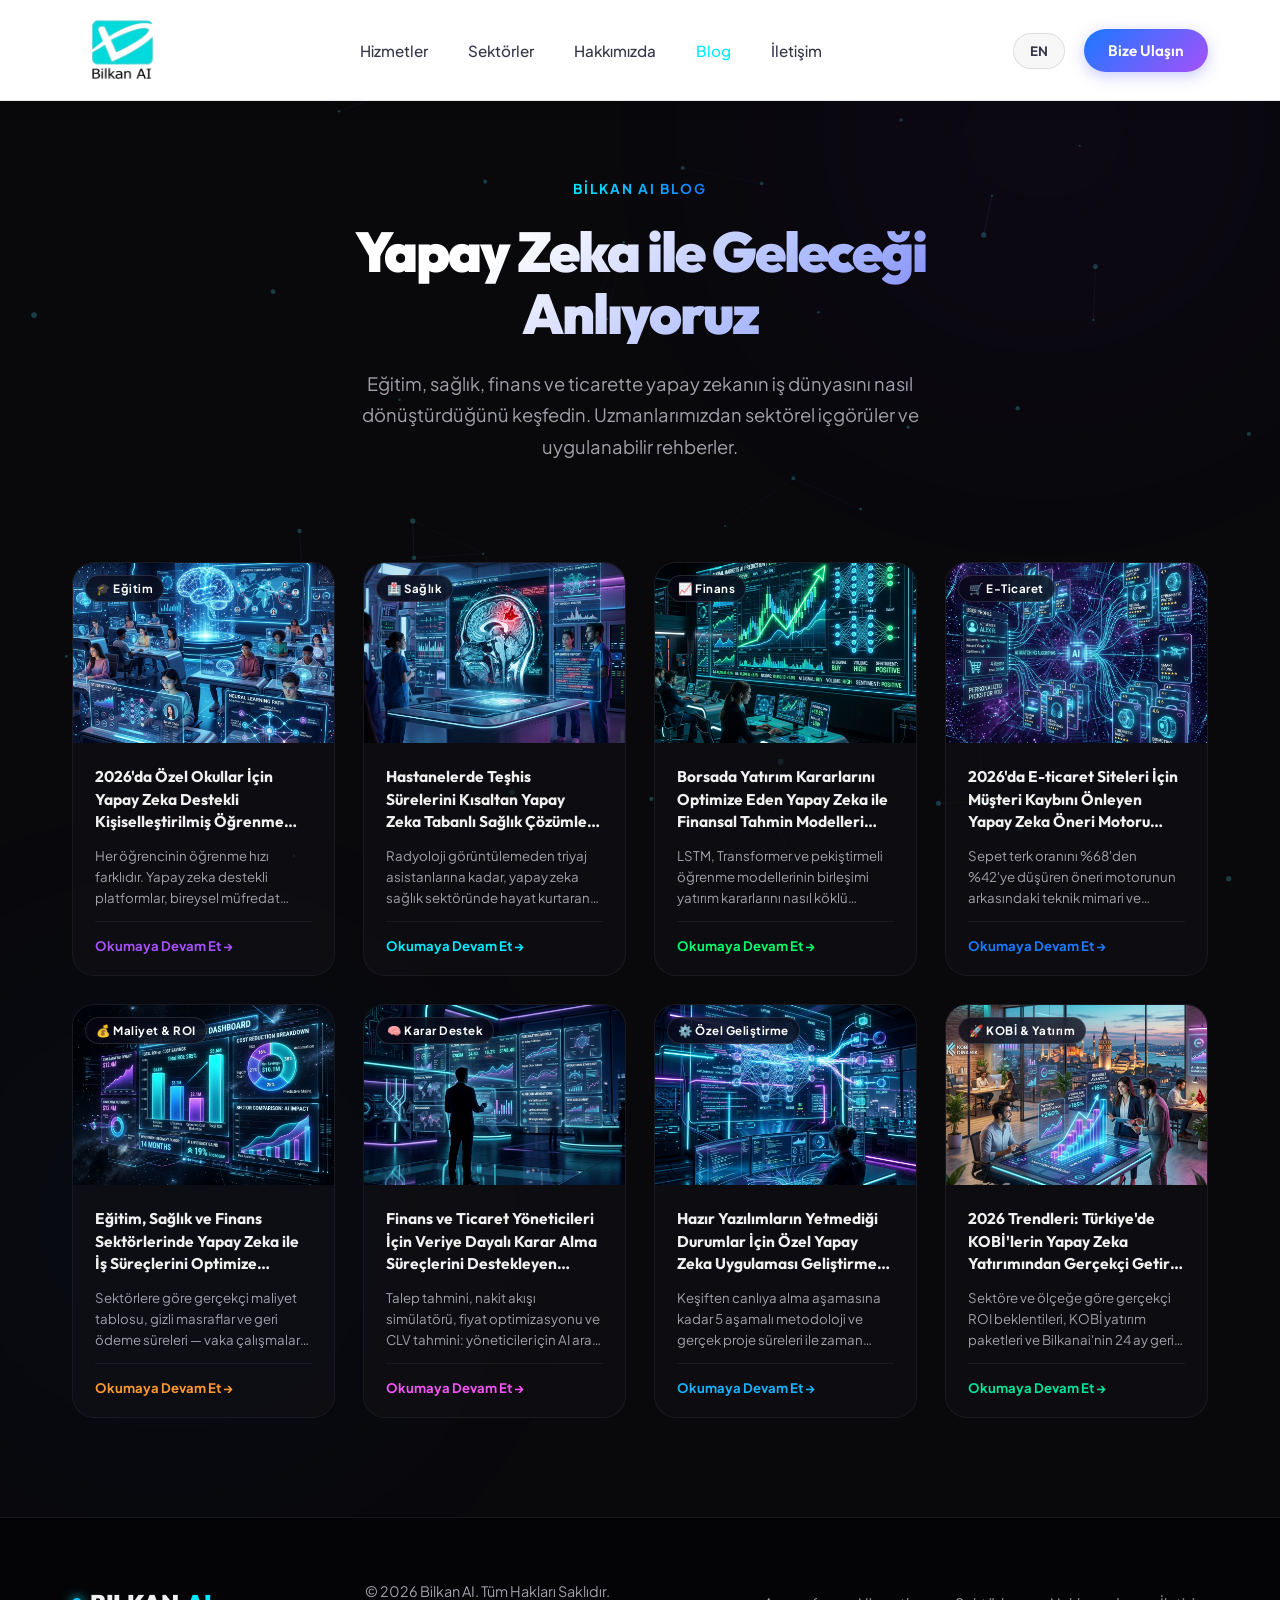
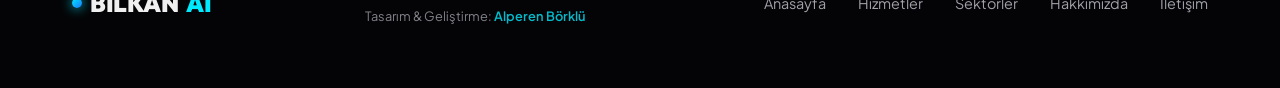
<file: blog.html>
<!DOCTYPE html>
<html lang="tr">
<head>
  <meta charset="UTF-8">
  <meta name="viewport" content="width=device-width, initial-scale=1.0">
  <title data-tr="Blog – Bilkan AI | Yapay Zeka İçgörüleri" data-en="Blog – Bilkan AI | AI Insights">Blog – Bilkan AI | Yapay Zeka İçgörüleri</title>
  <meta name="description" content="Bilkan AI Blog: Eğitim, sağlık, finans ve ticarette yapay zekanın geleceğini şekillendiren içgörüler ve rehberler." data-tr-content="Bilkan AI Blog: Eğitim, sağlık, finans ve ticarette yapay zekanın geleceğini şekillendiren içgörüler ve rehberler." data-en-content="Bilkan AI Blog: Insights and guides shaping the future of AI in education, healthcare, finance, and commerce.">
  <link rel="icon" type="image/png" href="bilkan ai_logo.png">
  <link rel="stylesheet" href="styles.css">
  <link rel="stylesheet" href="blog.css">
</head>
<body>

  <!-- Neural Canvas Background -->
  <canvas id="neural-canvas"></canvas>
  <div class="glow-orb orb-purple"></div>
  <div class="glow-orb orb-blue"></div>

  <!-- Header -->
  <header>
    <div class="container nav-container">
      <a href="/" class="logo">
        <img src="bilkan ai_logo.png" alt="Bilkan AI Logo" class="logo-img">
      </a>
      <nav>
        <ul>
          <li><a href="/hizmetler" data-tr="Hizmetler" data-en="Services">Hizmetler</a></li>
          <li><a href="/sektorler" data-tr="Sektörler" data-en="Sectors">Sektörler</a></li>
          <li><a href="/hakkimizda" data-tr="Hakkımızda" data-en="About Us">Hakkımızda</a></li>
          <li><a href="/blog" class="nav-active" data-tr="Blog" data-en="Blog">Blog</a></li>
          <li><a href="/iletisim" data-tr="İletişim" data-en="Contact">İletişim</a></li>
        </ul>
      </nav>
      <div class="header-actions">
        <button id="lang-switch" class="lang-btn" aria-label="Language Switcher">EN</button>
        <a href="/iletisim" class="cta-btn" data-tr="Bize Ulaşın" data-en="Contact Us">Bize Ulaşın</a>
      </div>
    </div>
  </header>

  <!-- Blog Hero -->
  <section class="blog-hero">
    <div class="container">
      <div class="blog-hero-content">
        <span class="section-label" data-tr="Bilkan AI Blog" data-en="Bilkan AI Blog">Bilkan AI Blog</span>
        <h1 class="blog-hero-title" data-tr="Yapay Zeka ile Geleceği Anlıyoruz" data-en="Understanding the Future with AI">Yapay Zeka ile Geleceği Anlıyoruz</h1>
        <p class="blog-hero-desc" data-tr="Eğitim, sağlık, finans ve ticarette yapay zekanın iş dünyasını nasıl dönüştürdüğünü keşfedin. Uzmanlarımızdan sektörel içgörüler ve uygulanabilir rehberler." data-en="Discover how artificial intelligence is transforming the business world in education, healthcare, finance, and commerce. Sectoral insights and actionable guides from our experts.">Eğitim, sağlık, finans ve ticarette yapay zekanın iş dünyasını nasıl dönüştürdüğünü keşfedin. Uzmanlarımızdan sektörel içgörüler ve uygulanabilir rehberler.</p>
      </div>
    </div>
  </section>

  <!-- Blog Cards Grid -->
  <section class="blog-cards-section">
    <div class="container">
      <div class="blog-grid" id="blog-grid">

        <!-- Card 1 -->
        <article class="blog-card" onclick="openPost('post-1')" style="--card-accent: hsl(270,95%,65%);">
          <div class="blog-card-img-wrap">
            <img src="blog_egitim.png" alt="Eğitimde Yapay Zeka" class="blog-card-img">
            <span class="blog-card-category" data-tr="🎓 Eğitim" data-en="🎓 Education">🎓 Eğitim</span>
          </div>
          <div class="blog-card-body">
            <h2 class="blog-card-title" data-tr="2026'da Özel Okullar İçin Yapay Zeka Destekli Kişiselleştirilmiş Öğrenme Platformu Nasıl Kurulur?" data-en="How to Set Up an AI-Powered Personalized Learning Platform for Private Schools in 2026?">2026'da Özel Okullar İçin Yapay Zeka Destekli Kişiselleştirilmiş Öğrenme Platformu Nasıl Kurulur?</h2>
            <p class="blog-card-excerpt" data-tr="Her öğrencinin öğrenme hızı farklıdır. Yapay zeka destekli platformlar, bireysel müfredat yolları çizerek akademik başarıyı kökten değiştiriyor." data-en="Every student's learning speed is different. AI-powered platforms change academic success by charting personalized curriculum paths.">Her öğrencinin öğrenme hızı farklıdır. Yapay zeka destekli platformlar, bireysel müfredat yolları çizerek akademik başarıyı kökten değiştiriyor.</p>
            <div class="blog-card-footer">
              <span class="blog-card-read" data-tr="Okumaya Devam Et →" data-en="Continue Reading →">Okumaya Devam Et →</span>
            </div>
          </div>
        </article>

        <!-- Card 2 -->
        <article class="blog-card" onclick="openPost('post-2')" style="--card-accent: hsl(185,100%,50%);">
          <div class="blog-card-img-wrap">
            <img src="blog_saglik.png" alt="Sağlıkta Yapay Zeka" class="blog-card-img">
            <span class="blog-card-category" data-tr="🏥 Sağlık" data-en="🏥 Healthcare">🏥 Sağlık</span>
          </div>
          <div class="blog-card-body">
            <h2 class="blog-card-title" data-tr="Hastanelerde Teşhis Sürelerini Kısaltan Yapay Zeka Tabanlı Sağlık Çözümleri Nelerdir?" data-en="What are the AI-Based Healthcare Solutions that Shorten Diagnosis Times in Hospitals?">Hastanelerde Teşhis Sürelerini Kısaltan Yapay Zeka Tabanlı Sağlık Çözümleri Nelerdir?</h2>
            <p class="blog-card-excerpt" data-tr="Radyoloji görüntülemeden triyaj asistanlarına kadar, yapay zeka sağlık sektöründe hayat kurtaran devrim yapıyor." data-en="From radiology imaging to triage assistants, artificial intelligence is making a life-saving revolution in the healthcare sector.">Radyoloji görüntülemeden triyaj asistanlarına kadar, yapay zeka sağlık sektöründe hayat kurtaran devrim yapıyor.</p>
            <div class="blog-card-footer">
              <span class="blog-card-read" data-tr="Okumaya Devam Et →" data-en="Continue Reading →">Okumaya Devam Et →</span>
            </div>
          </div>
        </article>

        <!-- Card 3 -->
        <article class="blog-card" onclick="openPost('post-3')" style="--card-accent: hsl(145,100%,50%);">
          <div class="blog-card-img-wrap">
            <img src="blog_finans.png" alt="Finansta Yapay Zeka" class="blog-card-img">
            <span class="blog-card-category" data-tr="📈 Finans" data-en="📈 Finance">📈 Finans</span>
          </div>
          <div class="blog-card-body">
            <h2 class="blog-card-title" data-tr="Borsada Yatırım Kararlarını Optimize Eden Yapay Zeka ile Finansal Tahmin Modelleri Nasıl Çalışır?" data-en="How Do Financial Prediction Models Work with AI to Optimize Investment Decisions in the Stock Market?">Borsada Yatırım Kararlarını Optimize Eden Yapay Zeka ile Finansal Tahmin Modelleri Nasıl Çalışır?</h2>
            <p class="blog-card-excerpt" data-tr="LSTM, Transformer ve pekiştirmeli öğrenme modellerinin birleşimi yatırım kararlarını nasıl köklü biçimde değiştiriyor?" data-en="How does the combination of LSTM, Transformer, and reinforcement learning models fundamentally change investment decisions?">LSTM, Transformer ve pekiştirmeli öğrenme modellerinin birleşimi yatırım kararlarını nasıl köklü biçimde değiştiriyor?</p>
            <div class="blog-card-footer">
              <span class="blog-card-read" data-tr="Okumaya Devam Et →" data-en="Continue Reading →">Okumaya Devam Et →</span>
            </div>
          </div>
        </article>

        <!-- Card 4 -->
        <article class="blog-card" onclick="openPost('post-4')" style="--card-accent: hsl(215,100%,55%);">
          <div class="blog-card-img-wrap">
            <img src="blog_eticaret.png" alt="E-ticarette Yapay Zeka" class="blog-card-img">
            <span class="blog-card-category" data-tr="🛒 E-Ticaret" data-en="🛒 E-Commerce">🛒 E-Ticaret</span>
          </div>
          <div class="blog-card-body">
            <h2 class="blog-card-title" data-tr="2026'da E-ticaret Siteleri İçin Müşteri Kaybını Önleyen Yapay Zeka Öneri Motoru Nasıl Geliştirilir?" data-en="How to Develop an AI Recommendation Engine that Prevents Customer Churn for E-commerce Sites in 2026?">2026'da E-ticaret Siteleri İçin Müşteri Kaybını Önleyen Yapay Zeka Öneri Motoru Nasıl Geliştirilir?</h2>
            <p class="blog-card-excerpt" data-tr="Sepet terk oranını %68'den %42'ye düşüren öneri motorunun arkasındaki teknik mimari ve gerçek dünya senaryoları." data-en="The technical architecture and real-world scenarios behind the recommendation engine that drops cart abandonment from 68% to 42%.">Sepet terk oranını %68'den %42'ye düşüren öneri motorunun arkasındaki teknik mimari ve gerçek dünya senaryoları.</p>
            <div class="blog-card-footer">
              <span class="blog-card-read" data-tr="Okumaya Devam Et →" data-en="Continue Reading →">Okumaya Devam Et →</span>
            </div>
          </div>
        </article>

        <!-- Card 5 -->
        <article class="blog-card" onclick="openPost('post-5')" style="--card-accent: hsl(30,100%,60%);">
          <div class="blog-card-img-wrap">
            <img src="blog_maliyet.png" alt="Yapay Zeka Maliyeti" class="blog-card-img">
            <span class="blog-card-category" data-tr="💰 Maliyet & ROI" data-en="💰 Cost & ROI">💰 Maliyet & ROI</span>
          </div>
          <div class="blog-card-body">
            <h2 class="blog-card-title" data-tr="Eğitim, Sağlık ve Finans Sektörlerinde Yapay Zeka ile İş Süreçlerini Optimize Etmenin Maliyeti Nedir?" data-en="What is the Cost of Optimizing Business Processes with AI in Education, Healthcare, and Finance Sectors?">Eğitim, Sağlık ve Finans Sektörlerinde Yapay Zeka ile İş Süreçlerini Optimize Etmenin Maliyeti Nedir?</h2>
            <p class="blog-card-excerpt" data-tr="Sektörlere göre gerçekçi maliyet tablosu, gizli masraflar ve geri ödeme süreleri — vaka çalışmaları ile." data-en="Realistic cost tables by sector, hidden expenses, and payback periods — with case studies.">Sektörlere göre gerçekçi maliyet tablosu, gizli masraflar ve geri ödeme süreleri — vaka çalışmaları ile.</p>
            <div class="blog-card-footer">
              <span class="blog-card-read" data-tr="Okumaya Devam Et →" data-en="Continue Reading →">Okumaya Devam Et →</span>
            </div>
          </div>
        </article>

        <!-- Card 6 -->
        <article class="blog-card" onclick="openPost('post-6')" style="--card-accent: hsl(300,90%,65%);">
          <div class="blog-card-img-wrap">
            <img src="blog_karar.png" alt="Karar Destek Sistemleri" class="blog-card-img">
            <span class="blog-card-category" data-tr="🧠 Karar Destek" data-en="🧠 Decision Support">🧠 Karar Destek</span>
          </div>
          <div class="blog-card-body">
            <h2 class="blog-card-title" data-tr="Finans ve Ticaret Yöneticileri İçin Veriye Dayalı Karar Alma Süreçlerini Destekleyen Yapay Zeka Araçları Hangileridir?" data-en="Which AI Tools Support Data-Driven Decision-Making Processes for Finance and Commerce Managers?">Finans ve Ticaret Yöneticileri İçin Veriye Dayalı Karar Alma Süreçlerini Destekleyen Yapay Zeka Araçları Hangileridir?</h2>
            <p class="blog-card-excerpt" data-tr="Talep tahmini, nakit akışı simülatörü, fiyat optimizasyonu ve CLV tahmini: yöneticiler için AI araç seti." data-en="Demand forecasting, cash flow simulator, price optimization, and CLV prediction: the AI toolkit for managers.">Talep tahmini, nakit akışı simülatörü, fiyat optimizasyonu ve CLV tahmini: yöneticiler için AI araç seti.</p>
            <div class="blog-card-footer">
              <span class="blog-card-read" data-tr="Okumaya Devam Et →" data-en="Continue Reading →">Okumaya Devam Et →</span>
            </div>
          </div>
        </article>

        <!-- Card 7 -->
        <article class="blog-card" onclick="openPost('post-7')" style="--card-accent: hsl(200,100%,55%);">
          <div class="blog-card-img-wrap">
            <img src="blog_ozel.png" alt="Özel Yapay Zeka Geliştirme" class="blog-card-img">
            <span class="blog-card-category" data-tr="⚙️ Özel Geliştirme" data-en="⚙️ Custom Dev">⚙️ Özel Geliştirme</span>
          </div>
          <div class="blog-card-body">
            <h2 class="blog-card-title" data-tr="Hazır Yazılımların Yetmediği Durumlar İçin Özel Yapay Zeka Uygulaması Geliştirmek Ne Kadar Sürer?" data-en="How Long Does It Take to Develop a Custom AI Application When Ready-Made Software is Not Enough?">Hazır Yazılımların Yetmediği Durumlar İçin Özel Yapay Zeka Uygulaması Geliştirmek Ne Kadar Sürer?</h2>
            <p class="blog-card-excerpt" data-tr="Keşiften canlıya alma aşamasına kadar 5 aşamalı metodoloji ve gerçek proje süreleri ile zaman çizelgeleri." data-en="A 5-phase methodology from discovery to launch, along with real project durations and timelines.">Keşiften canlıya alma aşamasına kadar 5 aşamalı metodoloji ve gerçek proje süreleri ile zaman çizelgeleri.</p>
            <div class="blog-card-footer">
              <span class="blog-card-read" data-tr="Okumaya Devam Et →" data-en="Continue Reading →">Okumaya Devam Et →</span>
            </div>
          </div>
        </article>

        <!-- Card 8 -->
        <article class="blog-card" onclick="openPost('post-8')" style="--card-accent: hsl(160,100%,45%);">
          <div class="blog-card-img-wrap">
            <img src="blog_kobi.png" alt="KOBİ Yapay Zeka Yatırımı" class="blog-card-img">
            <span class="blog-card-category" data-tr="🚀 KOBİ & Yatırım" data-en="🚀 SMB & Investment">🚀 KOBİ & Yatırım</span>
          </div>
          <div class="blog-card-body">
            <h2 class="blog-card-title" data-tr="2026 Trendleri: Türkiye'de KOBİ'lerin Yapay Zeka Yatırımından Gerçekçi Getiri Beklentileri Neler Olmalı?" data-en="2026 Trends: What Should Be Realistic Return Expectations from AI Investment for SMBs in Turkey?">2026 Trendleri: Türkiye'de KOBİ'lerin Yapay Zeka Yatırımından Gerçekçi Getiri Beklentileri Neler Olmalı?</h2>
            <p class="blog-card-excerpt" data-tr="Sektöre ve ölçeğe göre gerçekçi ROI beklentileri, KOBİ yatırım paketleri ve Bilkanai'nin 24 ay geri ödeme garantisi." data-en="Realistic ROI expectations by sector and scale, SMB investment packages, and Bilkanai's 24-month payback guarantee.">Sektöre ve ölçeğe göre gerçekçi ROI beklentileri, KOBİ yatırım paketleri ve Bilkanai'nin 24 ay geri ödeme garantisi.</p>
            <div class="blog-card-footer">
              <span class="blog-card-read" data-tr="Okumaya Devam Et →" data-en="Continue Reading →">Okumaya Devam Et →</span>
            </div>
          </div>
        </article>

      </div>
    </div>
  </section>

  <!-- ====== POST MODAL OVERLAY ====== -->
  <div class="post-overlay" id="post-overlay" onclick="closePost(event)">
    <div class="post-modal" id="post-modal">
      <button class="post-close" onclick="closePost(null, true)" aria-label="Kapat">✕</button>
      <div class="post-modal-inner" id="post-modal-inner"></div>
    </div>
  </div>

  <!-- ====== POST CONTENT TEMPLATES (hidden) ====== -->
  <div style="display:none">

    <!-- POST 1 TR -->
    <div id="post-1-tr">
      <div class="post-hero-img"><img src="blog_egitim.png" alt="Eğitimde Yapay Zeka"></div>
      <div class="post-meta"><span class="post-category-badge" style="--c:hsl(270,95%,65%)">🎓 Eğitim Odağı</span></div>
      <h1>2026'da Özel Okullar İçin Yapay Zeka Destekli Kişiselleştirilmiş Öğrenme Platformu Nasıl Kurulur?</h1>
      <p>Eğitim sektörü, son 5 yılda dijital dönüşümün en hızlı yaşandığı alanların başında geliyor. Özellikle özel okullar, öğrenci memnuniyetini ve akademik başarıyı artırmak için yapay zeka çözümlerine yöneliyor. Peki, 2026 yılında bir özel okul, tamamen kişiselleştirilmiş bir yapay zeka öğrenme platformunu nasıl hayata geçirebilir? İşte adım adım rehber.</p>
      <h2>Neden Kişiselleştirilmiş Öğrenme?</h2>
      <p>Her öğrencinin öğrenme hızı, tarzı ve güçlü/zayıf yönleri farklıdır. Geleneksel eğitimde "tek beden herkese uyar" yaklaşımı, birçok öğrencinin potansiyelini tam olarak kullanmasını engeller. Yapay zeka destekli platformlar, öğrencinin:</p>
      <ul><li>Hangi konularda zorlandığını,</li><li>Hangi saatlerde daha verimli çalıştığını,</li><li>Hangi öğrenme materyallerine (video, metin, interaktif test) daha iyi yanıt verdiğini analiz eder.</li></ul>
      <h2>Kurulum İçin Gereken Adımlar</h2>
      <h3>1. İhtiyaç Analizi ve Veri Toplama</h3>
      <p>Öncelikle okulun mevcut altyapısı değerlendirilir. Öğrencilerin geçmiş sınav sonuçları, devamsızlık kayıtları ve ders içi performans verileri anonimleştirilerek bir veri havuzu oluşturulur. Bu veriler, yapay zeka modelinin eğitilmesi için temel oluşturur.</p>
      <h3>2. Doğru Yapay Zeka Modelinin Seçilmesi</h3>
      <p>Bilkanai olarak, her okulun ihtiyacına göre farklı modeller öneriyoruz:</p>
      <ul><li><strong>Takviyeli öğrenme modelleri:</strong> Öğrencinin doğru cevaplarını ödüllendirerek motive eder.</li><li><strong>Doğal dil işleme (NLP):</strong> Öğrencinin yazılı ödevlerini anlamlandırır ve geri bildirim verir.</li><li><strong>Derin öğrenme:</strong> Öğrencinin uzun vadeli öğrenme kalıplarını analiz eder.</li></ul>
      <h3>3. Platform Entegrasyonu</h3>
      <p>Platform, okulun mevcut öğrenme yönetim sistemi (LMS) ile entegre çalışmalıdır. Öğretmenler, platform üzerinden öğrencilerinin anlık ilerleme raporlarını görebilir ve müdahale edebilir.</p>
      <h3>4. Öğretmen Eğitimi ve Adaptasyon Süreci</h3>
      <p>Yapay zeka, öğretmenin yerini almaz, onun işini kolaylaştırır. Öğretmenler, platformun raporlarını nasıl okuyacakları ve hangi durumlarda devreye girecekleri konusunda eğitilmelidir.</p>
      <h3>5. Sürekli İyileştirme ve Güncelleme</h3>
      <p>Yapay zeka modeli, her yeni veriyle kendini günceller. Bu nedenle platform kurulduktan sonra düzenli bakım & model yeniden eğitimi gerekir.</p>
      <h2>Örnek Kullanım Senaryosu</h2>
      <p>Bir özel okulda matematik dersinde öğrencilerin %40'ı kesirler konusunda zorlanmaktadır. Yapay zeka platformu, bu öğrencileri tespit eder ve her birine konuyu anlatan kısa videolar, adım adım çözümlü sorular ve sadece kesirler üzerine interaktif oyunlar önerir. 3 ay sonunda, zorlanan öğrencilerin <strong>%75'i başarı seviyesini ortalama üstüne çıkarır.</strong></p>
      <h2>2026 Trendleri: Neler Değişecek?</h2>
      <ul><li><strong>Sesli asistan entegrasyonu:</strong> Öğrenciler, "Sana bir sorum var" diyerek platformla konuşabilecek.</li><li><strong>Duygu analizi:</strong> Yapay zeka, öğrencinin ses tonundan motivasyon düşüklüğünü algılayacak.</li><li><strong>AR/VR ile birleşme:</strong> Soyut konular artırılmış gerçeklikle somut hale getirilecek.</li></ul>
      <div class="post-cta-box">
        <h3>Bilkanai Farkı</h3>
        <p>Biz, sadece bir yazılım sunmuyoruz. Okulunuzun ihtiyaçlarına özel: Veri gizliliği politikaları (KVKK ve GDPR uyumlu), öğretmen eğitim programları, 7/24 teknik destek ve model güncelleme hizmeti sağlıyoruz.</p>
        <a href="/iletisim" class="btn-primary" style="text-decoration:none; display:inline-flex; align-items:center; gap:.5rem;">Bize Ulaşın →</a>
      </div>
    </div>

    <!-- POST 1 EN -->
    <div id="post-1-en">
      <div class="post-hero-img"><img src="blog_egitim.png" alt="AI in Education"></div>
      <div class="post-meta"><span class="post-category-badge" style="--c:hsl(270,95%,65%)">🎓 Education Focus</span></div>
      <h1>How to Set Up an AI-Powered Personalized Learning Platform for Private Schools in 2026?</h1>
      <p>The education sector has been at the forefront of the fastest digital transformation over the past 5 years. Especially private schools are turning to AI solutions to increase student satisfaction and academic success. So, how can a private school implement a fully personalized AI learning platform in 2026? Here is the step-by-step guide.</p>
      <h2>Why Personalized Learning?</h2>
      <p>Every student's learning speed, style, and strengths/weaknesses are different. Traditional education's "one size fits all" approach prevents many students from fully realizing their potential. AI-powered platforms analyze the student's:</p>
      <ul><li>Which subjects they struggle with,</li><li>Which hours they study most productively,</li><li>Which learning materials (video, text, interactive tests) they respond to better.</li></ul>
      <h2>Steps Required for Setup</h2>
      <h3>1. Needs Analysis and Data Collection</h3>
      <p>First, the school's existing infrastructure is evaluated. Students' past exam results, attendance records, and in-class performance data are anonymized to create a data pool. This data forms the basis for training the AI model.</p>
      <h3>2. Choosing the Right AI Model</h3>
      <p>As Bilkan AI, we suggest different models according to the needs of each school:</p>
      <ul><li><strong>Reinforcement learning models:</strong> Motivate students by rewarding correct answers.</li><li><strong>Natural language processing (NLP):</strong> Understand students' written homework and provide feedback.</li><li><strong>Deep learning:</strong> Analyze students' long-term learning patterns.</li></ul>
      <h3>3. Platform Integration</h3>
      <p>The platform must work integrated with the school's existing learning management system (LMS). Teachers can see their students' real-time progress reports and intervene when necessary.</p>
      <h3>4. Teacher Training and Adaptation Process</h3>
      <p>AI does not replace the teacher; it makes their job easier. Teachers must be trained on how to read the platform's reports and in which situations to intervene.</p>
      <h3>5. Continuous Improvement and Updates</h3>
      <p>The AI model updates itself with each new data point. Therefore, regular maintenance and model retraining are required after the platform is set up.</p>
      <h2>Sample Usage Scenario</h2>
      <p>In a private school math class, 40% of the students struggle with fractions. The AI platform detects these students and suggests short videos explaining the topic, step-by-step solved questions, and interactive games specifically on fractions for each of them. After 3 months, <strong>75% of the struggling students raise their success level to above average.</strong></p>
      <h2>2026 Trends: What Will Change?</h2>
      <ul><li><strong>Voice assistant integration:</strong> Students will be able to speak with the platform, saying "I have a question for you."</li><li><strong>Sentiment analysis:</strong> The AI will detect drops in motivation from the student's tone of voice.</li><li><strong>AR/VR merging:</strong> Abstract subjects will be made concrete with augmented reality.</li></ul>
      <div class="post-cta-box">
        <h3>Bilkan AI Difference</h3>
        <p>We do not just offer software. We provide solutions customized to your school's needs: Data privacy policies (KVKK and GDPR compliant), teacher training programs, 24/7 technical support, and model update services.</p>
        <a href="/iletisim" class="btn-primary" style="text-decoration:none; display:inline-flex; align-items:center; gap:.5rem;">Contact Us →</a>
      </div>
    </div>

    <!-- POST 2 TR -->
    <div id="post-2-tr">
      <div class="post-hero-img"><img src="blog_saglik.png" alt="Sağlıkta Yapay Zeka"></div>
      <div class="post-meta"><span class="post-category-badge" style="--c:hsl(185,100%,50%)">🏥 Sağlık Odağı</span></div>
      <h1>Hastanelerde Teşhis Sürelerini Kısaltan Yapay Zeka Tabanlı Sağlık Çözümleri Nelerdir?</h1>
      <p>Sağlık sektöründe zaman, her şeyden önemlidir. Yanlış veya geç konulan bir teşhis, hayatlara mal olabilir. Yapay zeka, özellikle görüntüleme, laboratuvar sonuçları ve hasta geçmişi analizinde devrim yaratıyor.</p>
      <h2>Radyoloji ve Görüntüleme: Yapay Zeka Radyologlara Nasıl Yardımcı Olur?</h2>
      <p><strong>Problem:</strong> Bir radyolog, günde yüzlerce röntgen, MR veya tomografi görüntüsü incelemek zorundadır. İnsan gözü, erken evredeki küçük tümörleri veya kılcal çatlakları kaçırabilir.</p>
      <p><strong>Çözüm:</strong> Bilkanai'nin geliştirdiği derin öğrenme tabanlı görüntü analiz modelleri, bir görüntüyü saniyeler içinde tarar:</p>
      <ul><li><strong>Akciğer kanseri taraması:</strong> İnsan gözünün kaçırabileceği 2 mm'lik bir nodülü tespit eder.</li><li><strong>Beyin kanaması:</strong> BT görüntüsünü 30 saniyede analiz eder.</li><li><strong>Kemik kırıkları:</strong> Epifiz plağı bölgesindeki çatlakları %98 doğrulukla bulur.</li></ul>
      <div class="post-stat-row"><div class="post-stat"><span class="stat-num">45 dk</span><span class="stat-label">Eski teşhis süresi</span></div><div class="post-stat-arrow">→</div><div class="post-stat"><span class="stat-num" style="color:var(--accent-cyan)">8 dk</span><span class="stat-label">AI ile teşhis süresi</span></div></div>
      <h2>Laboratuvar Sonuçları Analizi</h2>
      <p>Bir kan tahlilinde 40'tan fazla parametre vardır. Yapay zeka modelimiz, tüm parametreleri birbiriyle ilişkilendirerek gizli enfeksiyonları, metabolik sendrom riskini ve hormonal dengesizlikleri rutin tahlillerde bile yakalayabilir.</p>
      <h2>Hasta Geçmişi ve Semptom Analizi: Triyajda Devrim</h2>
      <p>Bilkanai'nin NLP tabanlı triyaj asistanı, hastanın şikayetlerini, geçmiş hastalıklarını, kullandığı ilaçları, yaş ve cinsiyet bilgilerini analiz ederek bir risk skoru üretir.</p>
      <h2>2026 Trendleri</h2>
      <ul><li><strong>Giyilebilir cihaz entegrasyonu:</strong> EKG ve uyku verileri anlık analiz edilecek.</li><li><strong>Genetik veri analizi:</strong> Hastalık yatkınlıkları genomdan tahmin edilecek.</li><li><strong>Tele-tıp ile birleşme:</strong> Görüntülü muayenede AI arka planda tanı önerecek.</li></ul>
      <div class="post-cta-box">
        <h3>Bilkanai Farkı</h3>
        <p>Modellerimiz Türk hastanelerinin gerçek verileriyle eğitilmiştir, tıp fakültelerindeki uzman hekimlerle birlikte geliştirilmiştir.</p>
        <a href="/iletisim" class="btn-primary" style="text-decoration:none; display:inline-flex; align-items:center; gap:.5rem;">Bize Ulaşın →</a>
      </div>
    </div>

    <!-- POST 2 EN -->
    <div id="post-2-en">
      <div class="post-hero-img"><img src="blog_saglik.png" alt="AI in Healthcare"></div>
      <div class="post-meta"><span class="post-category-badge" style="--c:hsl(185,100%,50%)">🏥 Healthcare Focus</span></div>
      <h1>What are the AI-Based Healthcare Solutions that Shorten Diagnosis Times in Hospitals?</h1>
      <p>In the healthcare sector, time is everything. A wrong or late diagnosis can cost lives. Artificial intelligence is making a revolution especially in imaging, laboratory results, and patient history analysis.</p>
      <h2>Radiology and Imaging: How AI Helps Radiologists</h2>
      <p><strong>Problem:</strong> A radiologist has to examine hundreds of X-ray, MRI, or CT images a day. The human eye can miss small early-stage tumors or hairline fractures.</p>
      <p><strong>Solution:</strong> Bilkan AI's deep learning-based image analysis models scan an image within seconds:</p>
      <ul><li><strong>Lung cancer screening:</strong> Detects a 2 mm nodule that the human eye might miss.</li><li><strong>Brain hemorrhage:</strong> Analyzes a CT image in 30 seconds.</li><li><strong>Bone fractures:</strong> Finds fractures in the epiphyseal plate area with 98% accuracy.</li></ul>
      <div class="post-stat-row"><div class="post-stat"><span class="stat-num">45 min</span><span class="stat-label">Old Diagnosis Time</span></div><div class="post-stat-arrow">→</div><div class="post-stat"><span class="stat-num" style="color:var(--accent-cyan)">8 min</span><span class="stat-label">Diagnosis with AI</span></div></div>
      <h2>Laboratory Results Analysis</h2>
      <p>There are over 40 parameters in a blood test. Our AI model correlates all parameters to detect hidden infections, metabolic syndrome risks, and hormonal imbalances even in routine tests.</p>
      <h2>Patient History and Symptom Analysis: A Revolution in Triage</h2>
      <p>Bilkan AI's NLP-based triage assistant analyzes the patient's complaints, history, medications, age, and gender info to produce a risk score.</p>
      <h2>2026 Trends</h2>
      <ul><li><strong>Wearable device integration:</strong> ECG and sleep data will be analyzed in real-time.</li><li><strong>Genetic data analysis:</strong> Disease predispositions will be predicted from the genome.</li><li><strong>Tele-medicine integration:</strong> AI will recommend diagnoses in the background during video exams.</li></ul>
      <div class="post-cta-box">
        <h3>Bilkan AI Difference</h3>
        <p>Our models are trained on real Turkish hospital data and developed together with medical specialists from top faculties.</p>
        <a href="/iletisim" class="btn-primary" style="text-decoration:none; display:inline-flex; align-items:center; gap:.5rem;">Contact Us →</a>
      </div>
    </div>

    <!-- POST 3 TR -->
    <div id="post-3-tr">
      <div class="post-hero-img"><img src="blog_finans.png" alt="Finansta Yapay Zeka"></div>
      <div class="post-meta"><span class="post-category-badge" style="--c:hsl(145,100%,50%)">📈 Finans Odağı</span></div>
      <h1>Borsada Yatırım Kararlarını Optimize Eden Yapay Zeka ile Finansal Tahmin Modelleri Nasıl Çalışır?</h1>
      <p>Finans piyasaları, yüzlerce değişkenin aynı anda etkileşime girdiği karmaşık bir sistemdir. Yapay zeka ise tüm bu verileri milisaniyeler içinde işler ve en uygun yatırım kararını önerir.</p>
      <h2>Bilkanai Finans Modeli Nasıl Çalışır?</h2>
      <h3>Katman 1 – Veri Toplama ve Temizleme</h3>
      <p>Saniyede 10.000'den fazla veri noktası toplanır: hisse fiyatları, makroekonomik veriler, şirket haberleri ve sosyal medya duygu analizi.</p>
      <h3>Katman 2 – Öngörü Modelleri</h3>
      <ul><li><strong>LSTM:</strong> Zaman serisi verilerini analiz eder.</li><li><strong>Transformer modelleri:</strong> Haber metinlerindeki duyguyu sınıflandırır.</li><li><strong>Pekiştirmeli öğrenme:</strong> Sanal ortamda kârı maksimize etmeyi öğrenir.</li><li><strong>Topluluk öğrenmesi:</strong> Üç modelin tahminlerini birleştirerek nihai kararı verir.</li></ul>
      <h3>Katman 3 – Risk Yönetimi</h3>
      <p>Her tahminin yanında bir güven aralığı ve beklenen volatilite hesaplanır.</p>
      <div class="post-stat-row"><div class="post-stat"><span class="stat-num">%67</span><span class="stat-label">Günlük yön tahmini</span></div><div class="post-stat"><span class="stat-num" style="color:var(--accent-cyan)">%71</span><span class="stat-label">Haftalık başarı</span></div><div class="post-stat"><span class="stat-num" style="color:var(--accent-green)">%74</span><span class="stat-label">Aylık başarı</span></div></div>
      <h2>Gerçek Hayattan Kullanım Senaryoları</h2>
      <p><strong>Günlük yatırımcı:</strong> Ali Bey, her gün 1 saatini borsaya ayırıyor. Bilkanai mobil uygulaması sabah saat 09:30'da: <em>"Bugün THYAO için alım sinyali. Hedef fiyat: 315 TL, stop-loss: 298 TL."</em></p>
      <p><strong>Portföy yöneticisi:</strong> Bankacılık hisselerinde anormal alış emri tespit edildiğinde, yapay zeka saatlik olarak ağırlık önerisini günceller.</p>
      <div class="post-cta-box">
        <h3>Bilkanai Farkı</h3>
        <p>Modellerimiz Türkiye piyasalarına özel olarak eğitilmiştir (BIST, VİOP, Döviz). Geçmiş 10 yılın 50 milyondan fazla işlem verisini analiz ettik.</p>
        <a href="/iletisim" class="btn-primary" style="text-decoration:none; display:inline-flex; align-items:center; gap:.5rem;">Bize Ulaşın →</a>
      </div>
    </div>

    <!-- POST 3 EN -->
    <div id="post-3-en">
      <div class="post-hero-img"><img src="blog_finans.png" alt="AI in Finance"></div>
      <div class="post-meta"><span class="post-category-badge" style="--c:hsl(145,100%,50%)">📈 Finance Focus</span></div>
      <h1>How Do Financial Prediction Models Work with AI to Optimize Investment Decisions in the Stock Market?</h1>
      <p>Financial markets are a complex system where hundreds of variables interact simultaneously. AI processes all this data within milliseconds and suggests the most optimal investment decision.</p>
      <h2>How the Bilkan AI Finance Model Works</h2>
      <h3>Layer 1 – Data Collection and Cleaning</h3>
      <p>More than 10,000 data points are collected per second: stock prices, macroeconomic data, corporate news, and social media sentiment analysis.</p>
      <h3>Layer 2 – Forecasting Models</h3>
      <ul><li><strong>LSTM:</strong> Analyzes time series data.</li><li><strong>Transformer models:</strong> Classifies sentiment in news texts.</li><li><strong>Reinforcement learning:</strong> Learns to maximize profit in simulated environments.</li><li><strong>Ensemble learning:</strong> Combines the predictions of the three models to make the final decision.</li></ul>
      <h3>Layer 3 – Risk Management</h3>
      <p>Alongside each prediction, a confidence interval and expected volatility are calculated.</p>
      <div class="post-stat-row"><div class="post-stat"><span class="stat-num">67%</span><span class="stat-label">Daily Trend Pred.</span></div><div class="post-stat"><span class="stat-num" style="color:var(--accent-cyan)">71%</span><span class="stat-label">Weekly Success</span></div><div class="post-stat"><span class="stat-num" style="color:var(--accent-green)">74%</span><span class="stat-label">Monthly Success</span></div></div>
      <h2>Real-Life Usage Scenarios</h2>
      <p><strong>Daily Trader:</strong> Mr. Ali devotes 1 hour a day to the stock market. The Bilkan AI mobile app sends at 09:30 AM: <em>"Buy signal for THYAO today. Target price: 315 TL, stop-loss: 298 TL."</em></p>
      <p><strong>Portfolio Manager:</strong> When abnormal buy orders are detected in banking stocks, the AI updates the weight recommendation hourly.</p>
      <div class="post-cta-box">
        <h3>Bilkan AI Difference</h3>
        <p>Our models are trained specifically for Turkish markets (BIST, VIOP, Foreign Exchange). We analyzed more than 50 million transaction data points from the past 10 years.</p>
        <a href="/iletisim" class="btn-primary" style="text-decoration:none; display:inline-flex; align-items:center; gap:.5rem;">Contact Us →</a>
      </div>
    </div>

    <!-- POST 4 TR -->
    <div id="post-4-tr">
      <div class="post-hero-img"><img src="blog_eticaret.png" alt="E-ticarette Yapay Zeka"></div>
      <div class="post-meta"><span class="post-category-badge" style="--c:hsl(215,100%,55%)">🛒 Ticaret / E-ticaret Odağı</span></div>
      <h1>2026'da E-ticaret Siteleri İçin Müşteri Kaybını Önleyen Yapay Zeka Öneri Motoru Nasıl Geliştirilir?</h1>
      <p>E-ticarette en büyük sorunlardan biri sepet terki ve müşteri kaybıdır. Yapay zeka öneri motorları, doğru ürünü, doğru anda, doğru fiyatla sunarak bu kaybı önler.</p>
      <h2>Sepet Terkinin Nedenleri ve Yapay Zeka Çözümleri</h2>
      <p><strong>Neden 1: Beklenmedik ek maliyetler</strong><br>Çözüm: Yapay zeka, daha ödeme ekranına gelmeden kargo ücretini tahmin eder ve kargo bedava kampanyalı tamamlayıcı ürün önerir.</p>
      <p><strong>Neden 2: Kararsızlık</strong><br>Çözüm: Kullanıcının ürünü piyasa ortalamasının %10 üzerindeyse, sepette alternatif önerisi gösterir.</p>
      <p><strong>Neden 3: Dikkat dağılması</strong><br>Çözüm: 10 dakikadan uzun süre bekleyen kullanıcıya "Sepetini kurtar, %5 indirim: SEPET5" gönderilir.</p>
      <h2>Öneri Motorunun Teknik Mimarisi</h2>
      <p><strong>İşbirlikçi filtreleme + İçerik tabanlı filtreleme:</strong> "Sizin gibi kullanıcılar bunu da aldı" ve "Bu ürünün rengini beğendiyseniz" önerilerini hibrit olarak sunar.</p>
      <p><strong>Gerçek zamanlı A/B testi:</strong> Her kullanıcıya aynı anda 3 farklı öneri seti gönderilir, hangisinin dönüşüm oranı yüksekse o öğrenilir.</p>
      <div class="post-stat-row"><div class="post-stat"><span class="stat-num">%68</span><span class="stat-label">Eski sepet terk oranı</span></div><div class="post-stat-arrow">→</div><div class="post-stat"><span class="stat-num" style="color:var(--accent-cyan)">%42</span><span class="stat-label">AI sonrası terk oranı</span></div></div>
      <div class="post-cta-box">
        <h3>Bilkanai Farkı</h3>
        <p>Modelimiz Türk e-ticaret sitelerinin verileriyle eğitilmiştir. API'mizle 1 haftada öneri motorunuzu devreye alın. Performans garantisi: Sepet terk oranınızda 3 ay içinde en az %15 iyileşme.</p>
        <a href="/iletisim" class="btn-primary" style="text-decoration:none; display:inline-flex; align-items:center; gap:.5rem;">Bize Ulaşın →</a>
      </div>
    </div>

    <!-- POST 4 EN -->
    <div id="post-4-en">
      <div class="post-hero-img"><img src="blog_eticaret.png" alt="AI in E-commerce"></div>
      <div class="post-meta"><span class="post-category-badge" style="--c:hsl(215,100%,55%)">🛒 Commerce / E-commerce Focus</span></div>
      <h1>How to Develop an AI Recommendation Engine that Prevents Customer Churn for E-commerce Sites in 2026?</h1>
      <p>One of the biggest problems in e-commerce is cart abandonment and customer churn. AI recommendation engines prevent this loss by presenting the right product, at the right time, at the right price.</p>
      <h2>Reasons for Cart Abandonment and AI Solutions</h2>
      <p><strong>Reason 1: Unexpected extra costs</strong><br>Solution: AI predicts the shipping cost before reaching the payment screen and suggests a complementary product with a free shipping campaign.</p>
      <p><strong>Reason 2: Indecision</strong><br>Solution: If the user's item is 10% above the market average, it displays alternative recommendations in the cart.</p>
      <p><strong>Reason 3: Distraction</strong><br>Solution: A user waiting for more than 10 minutes is sent "Recover your cart, 5% discount: CART5".</p>
      <h2>Technical Architecture of the Recommendation Engine</h2>
      <p><strong>Collaborative filtering + Content-based filtering:</strong> Offers a hybrid recommendation set of "Users like you also bought this" and "If you liked the color of this product".</p>
      <p><strong>Real-time A/B testing:</strong> 3 different recommendation sets are sent to each user simultaneously, learning which one has the highest conversion rate.</p>
      <div class="post-stat-row"><div class="post-stat"><span class="stat-num">68%</span><span class="stat-label">Old Aban. Rate</span></div><div class="post-stat-arrow">→</div><div class="post-stat"><span class="stat-num" style="color:var(--accent-cyan)">42%</span><span class="stat-label">Rate Post-AI</span></div></div>
      <div class="post-cta-box">
        <h3>Bilkan AI Difference</h3>
        <p>Our model is trained on Turkish e-commerce site data. Activate your recommendation engine in 1 week with our API. Performance guarantee: At least 15% improvement in your cart abandonment rate within 3 months.</p>
        <a href="/iletisim" class="btn-primary" style="text-decoration:none; display:inline-flex; align-items:center; gap:.5rem;">Contact Us →</a>
      </div>
    </div>

    <!-- POST 5 TR -->
    <div id="post-5-tr">
      <div class="post-hero-img"><img src="blog_maliyet.png" alt="Yapay Zeka Maliyeti ROI"></div>
      <div class="post-meta"><span class="post-category-badge" style="--c:hsl(30,100%,60%)">💰 Sektörel Verimlilik</span></div>
      <h1>Eğitim, Sağlık ve Finans Sektörlerinde Yapay Zeka ile İş Süreçlerini Optimize Etmenin Maliyeti Nedir?</h1>
      <p>Yapay zekaya yatırım yapmayı düşünen şirketlerin ilk sorusu genellikle "Ne kadara mal olur?" oluyor. Ancak doğru soru aslında "Yatırımın geri dönüşu kaç ayda olur?" dur.</p>
      <h2>Maliyeti Belirleyen Faktörler</h2>
      <ul><li><strong>Veri miktarı ve kalitesi:</strong> Ne kadar temiz veriniz varsa proje o kadar ucuz olur.</li><li><strong>Kullanım senaryosu sayısı:</strong> Tek bir problemi çözmek mi yoksa 10 farklı problemi mi?</li><li><strong>Gerçek zamanlılık ihtiyacı:</strong> 1 saniyede yanıt mı, günde bir kez rapor mu?</li><li><strong>Altyapı seçimi:</strong> Bulut mu, kendi sunucularınız mı, hibrit mi?</li></ul>
      <h2>Sektörlere Göre Yaklaşık Maliyet Tablosu</h2>
      <div class="post-table-wrap"><table class="post-table"><thead><tr><th>Sektör</th><th>Kullanım Senaryosu</th><th>Süre</th><th>Maliyet (TL)</th><th>GSS</th></tr></thead><tbody><tr><td>Eğitim</td><td>Kişiselleştirilmiş öğrenme</td><td>4–6 ay</td><td>400.000–800.000</td><td>12–18 ay</td></tr><tr><td>Eğitim</td><td>Sınav otomasyonu</td><td>2–3 ay</td><td>150.000–300.000</td><td>6–9 ay</td></tr><tr><td>Sağlık</td><td>Radyoloji görüntü analizi</td><td>6–8 ay</td><td>600.000–1.200.000</td><td>10–14 ay</td></tr><tr><td>Sağlık</td><td>Hasta triyaj asistanı</td><td>3–4 ay</td><td>250.000–500.000</td><td>8–12 ay</td></tr><tr><td>Finans</td><td>Borsa tahmin modeli</td><td>5–7 ay</td><td>500.000–1.000.000</td><td>6–10 ay</td></tr><tr><td>Finans</td><td>Kredi risk skorlama</td><td>3–4 ay</td><td>300.000–600.000</td><td>4–6 ay</td></tr></tbody></table></div>
      <h2>Örnek Vaka: Özel Hastanede Radyoloji</h2>
      <p>500 yataklı özel hastane için geliştirilen görüntü analiz modeli ile raporlama süresi 4 günden 22 saate düştü. Yıllık ek gelir 1.200.000 TL, geri ödeme süresi: <strong>8 ay.</strong></p>
      <div class="post-cta-box">
        <h3>Bilkanai Farkı</h3>
        <p>Şeffaf fiyatlandırma, esnek ödeme (3–9 taksit) ve performans garantisi. Modeliniz çalışmazsa ücret iadesi.</p>
        <a href="/iletisim" class="btn-primary" style="text-decoration:none; display:inline-flex; align-items:center; gap:.5rem;">Özel Teklif Al →</a>
      </div>
    </div>

    <!-- POST 5 EN -->
    <div id="post-5-en">
      <div class="post-hero-img"><img src="blog_maliyet.png" alt="Cost of AI ROI"></div>
      <div class="post-meta"><span class="post-category-badge" style="--c:hsl(30,100%,60%)">💰 Sectoral Efficiency</span></div>
      <h1>What is the Cost of Optimizing Business Processes with AI in Education, Healthcare, and Finance Sectors?</h1>
      <p>The first question of companies considering investing in AI is usually "How much will it cost?" However, the right question is actually "In how many months will the return on investment (ROI) occur?"</p>
      <h2>Factors Determining the Cost</h2>
      <ul><li><strong>Data quantity and quality:</strong> The cleaner your data, the cheaper the project.</li><li><strong>Number of use cases:</strong> Solving a single problem vs. 10 different problems?</li><li><strong>Real-time response requirement:</strong> 1-second response vs. once-a-day report?</li><li><strong>Infrastructure choice:</strong> Cloud vs. on-premise vs. hybrid?</li></ul>
      <h2>Approximate Cost Table by Sector</h2>
      <div class="post-table-wrap"><table class="post-table"><thead><tr><th>Sector</th><th>Use Case</th><th>Duration</th><th>Cost (TL)</th><th>Payback</th></tr></thead><tbody><tr><td>Education</td><td>Personalized learning</td><td>4–6 months</td><td>400,000–800,000</td><td>12–18 months</td></tr><tr><td>Education</td><td>Exam automation</td><td>2–3 months</td><td>150,000–300,000</td><td>6–9 months</td></tr><tr><td>Healthcare</td><td>Radiology image analysis</td><td>6–8 months</td><td>600,000–1,200,000</td><td>10–14 months</td></tr><tr><td>Healthcare</td><td>Patient triage assistant</td><td>3–4 months</td><td>250,000–500,000</td><td>8–12 months</td></tr><tr><td>Finance</td><td>Stock market prediction model</td><td>5–7 months</td><td>500,000–1,000,000</td><td>6–10 months</td></tr><tr><td>Finance</td><td>Credit risk scoring</td><td>3–4 months</td><td>300,000–600,000</td><td>4–6 months</td></tr></tbody></table></div>
      <h2>Case Study: Radiology in a Private Hospital</h2>
      <p>With the image analysis model developed for a 500-bed private hospital, report preparation time fell from 4 days to 22 hours. Annual additional revenue 1,200,000 TL, payback period: <strong>8 months.</strong></p>
      <div class="post-cta-box">
        <h3>Bilkan AI Difference</h3>
        <p>Transparent pricing, flexible payment (3–9 installments), and performance guarantee. Refund if your model does not work.</p>
        <a href="/iletisim" class="btn-primary" style="text-decoration:none; display:inline-flex; align-items:center; gap:.5rem;">Get Special Offer →</a>
      </div>
    </div>

    <!-- POST 6 TR -->
    <div id="post-6-tr">
      <div class="post-hero-img"><img src="blog_karar.png" alt="Karar Destek Sistemleri AI"></div>
      <div class="post-meta"><span class="post-category-badge" style="--c:hsl(300,90%,65%)">🧠 Karar Destek</span></div>
      <h1>Finans ve Ticaret Yöneticileri İçin Veriye Dayalı Karar Alma Süreçlerini Destekleyen Yapay Zeka Araçları Hangileridir?</h1>
      <p>Bir finans direktörü veya ticaret müdürü, her gün onlarca kritik karar vermek zorundadır. İşte tam bu noktada yapay zeka destekli karar destek sistemleri devreye girer.</p>
      <h2>Bilkanai'nin Karar Destek Araçları</h2>
      <h3>Araç 1: Talep Tahmin Asistanı</h3>
      <p>Gelecek 1–6 ay boyunca, her ürün kategorisi için beklenen satış adedini mevsimsellik, kampanya takvimi, hava durumu ve rakip fiyatlarıyla birlikte tahmin eder.</p>
      <p><em>"A sınıfı kahve makinesi Nisan 2026 tahmini: 8.750 adet. Mayıs'ta %15 indirim yaparsanız 11.200'e çıkar, ancak kâr marjı %8 düşer."</em></p>
      <h3>Araç 2: Nakit Akışı Simülatörü</h3>
      <p>Şirketin önümüzdeki 3 aydaki nakit giriş/çıkışlarını, müşteri ödeme gecikmelerini de hesaba katarak simüle eder ve somut çözüm önerileri sunar.</p>
      <h3>Araç 3: Fiyat Optimizasyon Motoru</h3>
      <p>Talep esnekliği, rakip fiyatları ve stok durumuna göre her ürün için optimum fiyat önerir. Birim kârı değil, net kârı maksimize eder.</p>
      <h3>Araç 4: Müşteri Yaşam Boyu Değeri (CLV) Tahmini</h3>
      <p>Her müşterinizin önümüzdeki 12 ay boyunca ne kadar kazandıracağını tahmin eder. Böylece sadece yüksek CLV'li müşterilere özel kampanyalar yapılır.</p>
      <div class="post-cta-box">
        <h3>Bilkanai Farkı</h3>
        <p>Karar destek sistemlerimizi 1 ay boyunca kendi verilerinizle test edin, beğenmezseniz ücret ödemezsiniz. SAP, Logo, Microgram gibi sistemlerinizle entegre çalışır.</p>
        <a href="/iletisim" class="btn-primary" style="text-decoration:none; display:inline-flex; align-items:center; gap:.5rem;">Bize Ulaşın →</a>
      </div>
    </div>

    <!-- POST 6 EN -->
    <div id="post-6-en">
      <div class="post-hero-img"><img src="blog_karar.png" alt="Decision Support Systems AI"></div>
      <div class="post-meta"><span class="post-category-badge" style="--c:hsl(300,90%,65%)">🧠 Decision Support</span></div>
      <h1>Which AI Tools Support Data-Driven Decision-Making Processes for Finance and Commerce Managers?</h1>
      <p>A finance director or commerce manager has to make dozens of critical decisions every day. This is precisely where AI-powered decision support systems come into play.</p>
      <h2>Bilkan AI Decision Support Tools</h2>
      <h3>Tool 1: Demand Forecasting Assistant</h3>
      <p>Forecasts the expected sales volume for each product category over the next 1–6 months, along with seasonality, campaign schedule, weather, and competitor prices.</p>
      <p><em>"Class A coffee maker April 2026 forecast: 8,750 units. If you apply a 15% discount in May, it rises to 11,200, but the profit margin drops by 8%."</em></p>
      <h3>Tool 2: Cash Flow Simulator</h3>
      <p>Simulates the company's cash inflows/outflows over the next 3 months, taking into account customer payment delays, and offers concrete solutions.</p>
      <h3>Tool 3: Price Optimization Engine</h3>
      <p>Suggests the optimum price for each product based on demand elasticity, competitor prices, and stock status. It maximizes net profit, not unit profit.</p>
      <h3>Tool 4: Customer Lifetime Value (CLV) Prediction</h3>
      <p>Predicts how much each of your customers will generate over the next 12 months. Thus, special campaigns are made only for high-CLV customers.</p>
      <div class="post-cta-box">
        <h3>Bilkan AI Difference</h3>
        <p>Test our decision support systems with your own data for 1 month; if you don't like it, you don't pay. Works integrated with systems like SAP, Logo, Microgram.</p>
        <a href="/iletisim" class="btn-primary" style="text-decoration:none; display:inline-flex; align-items:center; gap:.5rem;">Contact Us →</a>
      </div>
    </div>

    <!-- POST 7 TR -->
    <div id="post-7-tr">
      <div class="post-hero-img"><img src="blog_ozel.png" alt="Özel Yapay Zeka Geliştirme"></div>
      <div class="post-meta"><span class="post-category-badge" style="--c:hsl(200,100%,55%)">⚙️ Özel Geliştirme</span></div>
      <h1>Hazır Yazılımların Yetmediği Durumlar İçin Özel Yapay Zeka Uygulaması Geliştirmek Ne Kadar Sürer?</h1>
      <p>Piyasada hazır yapay zeka araçları var ama her işletmenin ihtiyacı benzersizdir. Kalan %20'lik özgün ihtiyacınız için tam size özel bir yapay zeka uygulaması geliştirmeniz gerekebilir.</p>
      <h2>Bilkanai Metodolojisi – 5 Aşama</h2>
      <p><strong>Aşama 1: Keşif ve Fizibilite (2–4 hafta)</strong> – İhtiyaç analizi, veri kalitesi incelemesi, teknik teklif.</p>
      <p><strong>Aşama 2: Prototip / MVP (4–8 hafta)</strong> – En kritik 1 özelliği çalışan "proof of concept" model.</p>
      <p><strong>Aşama 3: Tam Sürüm (8–16 hafta)</strong> – Tüm özellikler, güvenlik, ölçeklenebilirlik, kullanıcı arayüzü.</p>
      <p><strong>Aşama 4: Test ve Kabul (2–4 hafta)</strong> – Ekibinizin sistemi kullanması, hata raporlaması, düzeltmeler.</p>
      <p><strong>Aşama 5: Canlıya Alma (1–2 hafta)</strong> – Kurulum, personel eğitimi, dokümantasyon teslimi.</p>
      <p><strong>Toplam: Ortalama 12–20 hafta (3–5 ay)</strong></p>
      <h2>Gerçek Proje Örnekleri</h2>
      <p><strong>Otomotiv yan sanayi – Kalite kontrol:</strong> 14 haftada metal parçalardaki çatlakları %96 doğrulukla tespit. Geri ödeme: 5 ay.</p>
      <p><strong>Perakende zinciri – Raf düzeni:</strong> 18 haftada raf optimizasyonu, satışlar %12 arttı. Geri ödeme: 7 ay.</p>
      <p><strong>Banka – Kredi başvurusu:</strong> 22 haftada inceleme süresi 25 dakikadan 2 dakikaya düştü. Geri ödeme: 3 ay.</p>
      <div class="post-cta-box">
        <h3>Bilkanai Farkı</h3>
        <p>Agile yaklaşım: 2 haftada bir çalışan ara versiyon gösteririz. Sabit fiyat + zaman garantisi: süreyi aşarsak ekstra gün ücreti almayız.</p>
        <a href="/iletisim" class="btn-primary" style="text-decoration:none; display:inline-flex; align-items:center; gap:.5rem;">Görüşme Talep Et →</a>
      </div>
    </div>

    <!-- POST 7 EN -->
    <div id="post-7-en">
      <div class="post-hero-img"><img src="blog_ozel.png" alt="Custom AI Development"></div>
      <div class="post-meta"><span class="post-category-badge" style="--c:hsl(200,100%,55%)">⚙️ Custom Development</span></div>
      <h1>How Long Does It Take to Develop a Custom AI Application When Ready-Made Software is Not Enough?</h1>
      <p>There are ready-made AI tools on the market, but every business's needs are unique. For the remaining 20% of your specific needs, you may need to develop a custom AI application tailored just for you.</p>
      <h2>Bilkan AI Methodology – 5 Phases</h2>
      <p><strong>Phase 1: Discovery & Feasibility (2–4 weeks)</strong> – Needs analysis, data quality review, technical proposal.</p>
      <p><strong>Phase 2: Prototype / MVP (4–8 weeks)</strong> – A "proof of concept" model running the single most critical feature.</p>
      <p><strong>Phase 3: Full Version (8–16 weeks)</strong> – All features, security, scalability, user interface.</p>
      <p><strong>Phase 4: Testing & Acceptance (2–4 weeks)</strong> – Your team testing the system, bug reporting, corrections.</p>
      <p><strong>Phase 5: Launch (1–2 weeks)</strong> – Installation, staff training, handover of documentation.</p>
      <p><strong>Total: Average 12–20 weeks (3–5 months)</strong></p>
      <h2>Real Project Examples</h2>
      <p><strong>Automotive sub-industry – Quality control:</strong> Detected cracks in metal parts with 96% accuracy in 14 weeks. Payback: 5 months.</p>
      <p><strong>Retail chain – Shelf layout:</strong> Shelf optimization in 18 weeks, sales increased by 12%. Payback: 7 months.</p>
      <p><strong>Bank – Credit application:</strong> Review time fell from 25 minutes to 2 minutes in 22 weeks. Payback: 3 months.</p>
      <div class="post-cta-box">
        <h3>Bilkan AI Difference</h3>
        <p>Agile approach: We show working intermediate versions every 2 weeks. Fixed price + time guarantee: we do not charge extra daily fees if we exceed the duration.</p>
        <a href="/iletisim" class="btn-primary" style="text-decoration:none; display:inline-flex; align-items:center; gap:.5rem;">Request Consultation →</a>
      </div>
    </div>

    <!-- POST 8 TR -->
    <div id="post-8-tr">
      <div class="post-hero-img"><img src="blog_kobi.png" alt="KOBİ Yapay Zeka Yatırımı"></div>
      <div class="post-meta"><span class="post-category-badge" style="--c:hsl(160,100%,45%)">🚀 KOBİ & Yatırım</span></div>
      <h1>2026 Trendleri: Türkiye'de KOBİ'lerin Yapay Zeka Yatırımından Gerçekçi Getiri Beklentileri Neler Olmalı?</h1>
      <p>Türkiye'deki KOBİ'ler yapay zekaya yatırım yapmak istiyor ancak çoğu zaman gerçekçi olmayan beklentilerle yola çıkıyor. Bu yazıda, 2026 yılında KOBİ'lerin yapay zekadan ne bekleyebileceğini veriyle anlatıyoruz.</p>
      <h2>KOBİ'ler için Yapay Zeka Yatırımının 4 Temel Kuralı</h2>
      <p><strong>Kural 1:</strong> Yapay zeka bir "sihirli değnek" değil, bir "hesap makinesi"dir. Gerçekçi beklenti: %15–25 verimlilik artışı.</p>
      <p><strong>Kural 2:</strong> Önce verinizi düzene sokun. Proje süresinin %30–40'ı veri temizliğine gidecek.</p>
      <p><strong>Kural 3:</strong> İnsan + yapay zeka = en iyi sonuç. Çalışan sayınız azalmaz, her çalışanın üretkenliği artar.</p>
      <p><strong>Kural 4:</strong> En hızlı getiri müşteriyle ilgili alanlarda olur (3–6 ay).</p>
      <h2>Sektörlere Göre 2026 Getiri Beklentileri</h2>
      <div class="post-stat-row" style="flex-wrap:wrap; gap:1rem;">
        <div class="post-stat"><span class="stat-num">12–18 ay</span><span class="stat-label">Eğitim GSS</span></div>
        <div class="post-stat"><span class="stat-num" style="color:var(--accent-cyan)">6–10 ay</span><span class="stat-label">Sağlık GSS</span></div>
        <div class="post-stat"><span class="stat-num" style="color:var(--accent-green)">8–12 ay</span><span class="stat-label">Finans GSS</span></div>
        <div class="post-stat"><span class="stat-num" style="color:hsl(30,100%,60%)">5–9 ay</span><span class="stat-label">Ticaret GSS</span></div>
      </div>
      <h2>Bilkanai'nin KOBİ'lere Özel Paketleri</h2>
      <p><strong>Paket 1: Keşif Paketi</strong> – 9.900 TL. 2 haftalık keşif, özel fırsat raporu, önceliklendirme matrisi.</p>
      <p><strong>Paket 2: Başlangıç (MVP)</strong> – 45.000 TL'den. Tek iş süreci, 6 haftada teslim, ilk yıl bakım dahil.</p>
      <p><strong>Paket 3: Kurumsal</strong> – Özel teklif. Birden fazla süreç, 3–5 ay, 3 yıl destek dahil.</p>
      <div class="post-cta-box">
        <h3>24 Ay Geri Ödeme Garantisi</h3>
        <p>Hiçbir KOBİ müşterimiz yaptığı yatırımı 24 aydan daha uzun sürede geri ödemedi. Siz de geri ödemezseniz, farkı biz tazmin ederiz.</p>
        <a href="/iletisim" class="btn-primary" style="text-decoration:none; display:inline-flex; align-items:center; gap:.5rem;">Ücretsiz Ön Görüşme →</a>
      </div>
    </div>

    <!-- POST 8 EN -->
    <div id="post-8-en">
      <div class="post-hero-img"><img src="blog_kobi.png" alt="SMB AI Investment"></div>
      <div class="post-meta"><span class="post-category-badge" style="--c:hsl(160,100%,45%)">🚀 SMB & Investment</span></div>
      <h1>2026 Trends: What Should Be Realistic Return Expectations from AI Investment for SMBs in Turkey?</h1>
      <p>SMBs in Turkey want to invest in AI, but they often set out with unrealistic expectations. In this article, we explain with data what SMBs can expect from AI in 2026.</p>
      <h2>4 Core Rules of AI Investment for SMBs</h2>
      <p><strong>Rule 1:</strong> AI is not a "magic wand," it is a "calculator." Realistic expectation: 15–25% efficiency increase.</p>
      <p><strong>Rule 2:</strong> Get your data in order first. 30–40% of the project duration will be spent on data cleaning.</p>
      <p><strong>Rule 3:</strong> Human + AI = best result. Your headcount will not drop, but the productivity of each employee will increase.</p>
      <p><strong>Rule 4:</strong> The fastest return occurs in customer-related areas (3–6 months).</p>
      <h2>2026 Return Expectations by Sector</h2>
      <div class="post-stat-row" style="flex-wrap:wrap; gap:1rem;">
        <div class="post-stat"><span class="stat-num">12–18 mos</span><span class="stat-label">Education ROI</span></div>
        <div class="post-stat"><span class="stat-num" style="color:var(--accent-cyan)">6–10 mos</span><span class="stat-label">Healthcare ROI</span></div>
        <div class="post-stat"><span class="stat-num" style="color:var(--accent-green)">8–12 mos</span><span class="stat-label">Finance ROI</span></div>
        <div class="post-stat"><span class="stat-num" style="color:hsl(30,100%,60%)">5–9 mos</span><span class="stat-label">Commerce ROI</span></div>
      </div>
      <h2>Bilkan AI's Special Packages for SMBs</h2>
      <h3>Package 1: Discovery Package</h3>
      <p>9,900 TL. 2-week discovery, custom opportunities report, prioritization matrix.</p>
      <h3>Package 2: Starter (MVP)</h3>
      <p>Starting from 45,000 TL. Single business process, delivered in 6 weeks, first year maintenance included.</p>
      <h3>Package 3: Enterprise</h3>
      <p>Custom quote. Multiple processes, 3–5 months, 3 years support included.</p>
      <div class="post-cta-box">
        <h3>24-Month Payback Guarantee</h3>
        <p>None of our SMB clients had a payback period longer than 24 months. If your investment does not pay back in 24 months, we will compensate the difference.</p>
        <a href="/iletisim" class="btn-primary" style="text-decoration:none; display:inline-flex; align-items:center; gap:.5rem;">Free Consultation →</a>
      </div>
    </div>

  </div><!-- end hidden templates -->

  <!-- Footer -->
  <footer>
    <div class="container footer-container">
      <a href="/" class="logo footer-logo">
        <div class="logo-dot"></div>
        BILKAN<span>AI</span>
      </a>
      <div class="footer-copy">
        <div data-tr="© 2026 Bilkan AI. Tüm Hakları Saklıdır." data-en="© 2026 Bilkan AI. All Rights Reserved.">© 2026 Bilkan AI. Tüm Hakları Saklıdır.</div>
        <div class="footer-credit" style="margin-top: 0.5rem; font-size: 0.8rem; opacity: 0.8;">
          <span data-tr="Tasarım & Geliştirme: " data-en="Designed & developed by ">Tasarım & Geliştirme: </span>
          <a href="https://alperenborklu.com/" target="_blank" rel="noopener" style="color: var(--accent-cyan); text-decoration: none; font-weight: 600; transition: color 0.2s;">Alperen Börklü</a>
        </div>
      </div>
      <div class="footer-links">
        <a href="/" data-tr="Anasayfa" data-en="Home">Anasayfa</a>
        <a href="/hizmetler" data-tr="Hizmetler" data-en="Services">Hizmetler</a>
        <a href="/sektorler" data-tr="Sektörler" data-en="Sectors">Sektörler</a>
        <a href="/hakkimizda" data-tr="Hakkımızda" data-en="About Us">Hakkımızda</a>
        <a href="/iletisim" data-tr="İletişim" data-en="Contact">İletişim</a>
      </div>
    </div>
  </footer>

  <script src="script.js"></script>
  <script>
    // 3D card tilt effect
    document.querySelectorAll('.blog-card').forEach(card => {
      card.addEventListener('mousemove', e => {
        const r = card.getBoundingClientRect();
        const x = e.clientX - r.left;
        const y = e.clientY - r.top;
        const cx = r.width / 2, cy = r.height / 2;
        const rotX = ((y - cy) / cy) * -10;
        const rotY = ((x - cx) / cx) * 10;
        card.style.transform = `perspective(1000px) rotateX(${rotX}deg) rotateY(${rotY}deg) translateY(-8px)`;
        card.style.setProperty('--mouse-x', `${(x / r.width) * 100}%`);
        card.style.setProperty('--mouse-y', `${(y / r.height) * 100}%`);
      });
      card.addEventListener('mouseleave', () => {
        card.style.transform = 'perspective(1000px) rotateX(0deg) rotateY(0deg) translateY(0)';
      });
    });

    // Modal open/close (Language-aware)
    function openPost(id) {
      const currentLang = localStorage.getItem('lang') || 'tr';
      const langId = `${id}-${currentLang}`;
      const template = document.getElementById(langId) || document.getElementById(id);
      if (!template) return;
      
      const content = template.innerHTML;
      document.getElementById('post-modal-inner').innerHTML = content;
      const overlay = document.getElementById('post-overlay');
      overlay.classList.add('active');
      document.body.style.overflow = 'hidden';
      document.getElementById('post-modal').scrollTop = 0;
    }
    
    function closePost(e, force) {
      if (force || (e && e.target === document.getElementById('post-overlay'))) {
        document.getElementById('post-overlay').classList.remove('active');
        document.body.style.overflow = '';
      }
    }
    document.addEventListener('keydown', e => {
      if (e.key === 'Escape') closePost(null, true);
    });
  </script>
</body>
</html>
</file>
<file: styles.css>
/* 
  Bilkan AI - Premium Stylesheet
  Design System: Dark mode, cyber gradients, fluid typography, 3D card tilts, and typing prompts
*/

@import url('https://fonts.googleapis.com/css2?family=Outfit:wght@300;400;500;600;700;900&family=Plus+Jakarta+Sans:wght@300;400;500;600;700&display=swap');

:root {
  --bg-dark: hsl(240, 15%, 4%);
  --bg-card: hsla(240, 15%, 8%, 0.6);
  --bg-card-hover: hsla(240, 15%, 12%, 0.85);
  --border-color: hsla(240, 10%, 20%, 0.4);
  --border-glow: hsla(210, 100%, 65%, 0.15);
  
  /* Accent Gradients */
  --primary-glow: radial-gradient(circle at 50% 50%, hsla(244, 96%, 60%, 0.15), transparent 60%);
  --accent-cyan: hsl(185, 100%, 50%);
  --accent-blue: hsl(215, 100%, 55%);
  --accent-purple: hsl(270, 95%, 65%);
  --accent-green: hsl(145, 100%, 50%);
  
  /* Text */
  --text-main: hsl(0, 0%, 94%);
  --text-muted: hsl(240, 5%, 65%);
  --text-accent: hsl(210, 100%, 75%);
  
  /* Font Families */
  --font-title: 'Outfit', sans-serif;
  --font-body: 'Plus Jakarta Sans', sans-serif;
  
  --transition-smooth: all 0.4s cubic-bezier(0.16, 1, 0.3, 1);
  --transition-elastic: all 0.6s cubic-bezier(0.25, 1.1, 0.5, 1.15);
}

/* Reset and Core Styles */
* {
  box-sizing: border-box;
  margin: 0;
  padding: 0;
  -webkit-font-smoothing: antialiased;
}

html {
  scroll-behavior: smooth;
  background-color: var(--bg-dark);
  color: var(--text-main);
  font-family: var(--font-body);
  overflow-x: hidden;
}

body {
  position: relative;
  min-height: 100vh;
}

/* Neural Network Background Canvas */
#neural-canvas {
  position: fixed;
  top: 0;
  left: 0;
  width: 100%;
  height: 100%;
  z-index: -2;
  pointer-events: none;
  opacity: 0.75;
}

/* Glowing Radial Orbs in Background */
.glow-orb {
  position: absolute;
  width: 600px;
  height: 600px;
  border-radius: 50%;
  filter: blur(140px);
  pointer-events: none;
  z-index: -1;
  opacity: 0.4;
}

.orb-purple {
  top: -10%;
  right: -5%;
  background: radial-gradient(circle, hsla(270, 95%, 55%, 0.25) 0%, transparent 70%);
  animation: float-slow 18s ease-in-out infinite;
}

.orb-blue {
  bottom: 10%;
  left: -10%;
  background: radial-gradient(circle, hsla(215, 100%, 50%, 0.2) 0%, transparent 70%);
  animation: float-slow 24s ease-in-out infinite alternate;
}

/* Custom Scrollbar */
::-webkit-scrollbar {
  width: 8px;
}
::-webkit-scrollbar-track {
  background: var(--bg-dark);
}
::-webkit-scrollbar-thumb {
  background: hsl(240, 10%, 20%);
  border-radius: 4px;
}
::-webkit-scrollbar-thumb:hover {
  background: hsl(240, 10%, 30%);
}

/* Layout Utilities */
.container {
  max-width: 1200px;
  margin: 0 auto;
  padding: 0 2rem;
}

/* Header & Navigation */
header {
  position: fixed;
  top: 0;
  left: 0;
  width: 100%;
  z-index: 100;
  backdrop-filter: none;
  -webkit-backdrop-filter: none;
  border-bottom: 1px solid rgba(0, 0, 0, 0.08);
  background: #ffffff;
  box-shadow: 0 2px 20px rgba(0, 0, 0, 0.08);
  transition: var(--transition-smooth);
}

.nav-container {
  display: flex;
  justify-content: space-between;
  align-items: center;
  height: 100px;
}

.logo {
  display: flex;
  align-items: center;
  text-decoration: none;
  transition: var(--transition-smooth);
}

.logo:hover {
  opacity: 0.85;
  transform: scale(1.03);
}

.logo-img {
  height: 96px;
  width: auto;
  object-fit: contain;
  display: block;
  mix-blend-mode: multiply;
  transition: var(--transition-smooth);
}

.logo:hover .logo-img {
  filter: drop-shadow(0 0 10px hsla(215, 100%, 55%, 0.35));
  transform: scale(1.03);
}

nav ul {
  display: flex;
  list-style: none;
  gap: 2.5rem;
}

nav ul li a {
  font-size: 0.95rem;
  font-weight: 500;
  text-decoration: none;
  color: hsl(240, 15%, 25%);
  transition: var(--transition-smooth);
  position: relative;
  padding: 0.5rem 0;
}

nav ul li a::after {
  content: '';
  position: absolute;
  bottom: 0;
  left: 0;
  width: 0;
  height: 2px;
  background: linear-gradient(90deg, var(--accent-cyan), var(--accent-blue));
  transition: var(--transition-smooth);
}

nav ul li a:hover {
  color: hsl(240, 15%, 5%);
}

nav ul li a:hover::after {
  width: 100%;
}

.cta-btn {
  display: inline-flex;
  align-items: center;
  justify-content: center;
  background: linear-gradient(135deg, var(--accent-blue), var(--accent-purple));
  border: none;
  color: #ffffff;
  padding: 0.75rem 1.5rem;
  border-radius: 100px;
  font-family: var(--font-title);
  font-weight: 600;
  font-size: 0.95rem;
  text-decoration: none;
  cursor: pointer;
  transition: var(--transition-elastic);
  position: relative;
  overflow: hidden;
  box-shadow: 0 4px 15px rgba(99, 102, 241, 0.35);
}

.cta-btn::before {
  content: '';
  position: absolute;
  top: 0;
  left: -100%;
  width: 100%;
  height: 100%;
  background: linear-gradient(90deg, transparent, rgba(255, 255, 255, 0.15), transparent);
  transition: 0.5s;
}

.cta-btn:hover {
  transform: translateY(-3px);
  border-color: hsla(215, 100%, 65%, 0.8);
  box-shadow: 0 0 20px hsla(215, 100%, 55%, 0.3);
}

.cta-btn:hover::before {
  left: 100%;
}

/* Language Switcher Button */
.lang-btn {
  background: rgba(0, 0, 0, 0.03);
  border: 1px solid rgba(0, 0, 0, 0.1);
  color: hsl(240, 15%, 25%);
  padding: 0.5rem 1rem;
  border-radius: 100px;
  font-family: var(--font-title);
  font-weight: 600;
  font-size: 0.85rem;
  cursor: pointer;
  transition: var(--transition-smooth);
  display: inline-flex;
  align-items: center;
  gap: 0.5rem;
  margin-right: 1rem;
  outline: none;
}

.lang-btn:hover {
  background: rgba(0, 0, 0, 0.07);
  border-color: rgba(0, 0, 0, 0.25);
  color: hsl(240, 15%, 5%);
  box-shadow: 0 2px 8px rgba(0, 0, 0, 0.05);
  transform: translateY(-1px);
}

.lang-btn:active {
  transform: translateY(0);
}

/* Hero Section */
.hero {
  padding: 180px 0 100px 0;
  min-height: 100vh;
  display: flex;
  align-items: center;
  position: relative;
  overflow: hidden;
}

.hero-grid {
  display: grid;
  grid-template-columns: 1.1fr 0.9fr;
  gap: 4rem;
  align-items: center;
}

.hero-content {
  display: flex;
  flex-direction: column;
  gap: 1.5rem;
}

.hero-tagline {
  align-self: flex-start;
  display: inline-flex;
  align-items: center;
  gap: 0.5rem;
  background: rgba(255, 255, 255, 0.03);
  border: 1px solid var(--border-color);
  padding: 0.5rem 1rem;
  border-radius: 100px;
  font-size: 0.85rem;
  font-weight: 600;
  text-transform: uppercase;
  letter-spacing: 1px;
  color: var(--text-accent);
  box-shadow: inset 0 1px 1px rgba(255, 255, 255, 0.05);
}

.hero-tagline .pulse {
  width: 6px;
  height: 6px;
  background-color: var(--accent-cyan);
  border-radius: 50%;
  box-shadow: 0 0 8px var(--accent-cyan);
  animation: pulse-glow 1.5s infinite;
}

.hero-title {
  font-family: var(--font-title);
  font-size: 4rem;
  font-weight: 900;
  line-height: 1.1;
  letter-spacing: -2px;
  background: linear-gradient(135deg, #ffffff 30%, #a5b4fc 70%, #6366f1 100%);
  -webkit-background-clip: text;
  -webkit-text-fill-color: transparent;
}

.hero-desc {
  font-size: 1.2rem;
  line-height: 1.6;
  color: var(--text-muted);
  max-width: 540px;
}

.hero-actions {
  display: flex;
  gap: 1.25rem;
  margin-top: 1.5rem;
}

.btn-primary {
  background: linear-gradient(135deg, var(--accent-blue), var(--accent-purple));
  color: white;
  border: none;
  font-weight: 700;
  padding: 1rem 2rem;
  border-radius: 12px;
  display: inline-flex;
  align-items: center;
  gap: 0.75rem;
  font-family: var(--font-title);
  font-size: 1.05rem;
  text-decoration: none;
  cursor: pointer;
  transition: var(--transition-elastic);
  box-shadow: 0 4px 20px rgba(99, 102, 241, 0.4);
}

.btn-primary:hover {
  transform: translateY(-4px) scale(1.02);
  box-shadow: 0 10px 25px rgba(99, 102, 241, 0.6);
}

.btn-secondary {
  background: transparent;
  color: var(--text-main);
  border: 1px solid var(--border-color);
  font-weight: 600;
  padding: 1rem 2rem;
  border-radius: 12px;
  display: inline-flex;
  align-items: center;
  font-family: var(--font-title);
  font-size: 1.05rem;
  text-decoration: none;
  cursor: pointer;
  transition: var(--transition-smooth);
}

.btn-secondary:hover {
  background: rgba(255, 255, 255, 0.05);
  border-color: var(--text-muted);
}

/* LLM Typewriter Display Container */
.llm-mockup {
  position: relative;
  background: rgba(13, 12, 25, 0.65);
  border: 1px solid var(--border-color);
  border-radius: 18px;
  padding: 1.5rem;
  box-shadow: 0 20px 40px rgba(0, 0, 0, 0.4),
              inset 0 1px 0 rgba(255, 255, 255, 0.05);
  backdrop-filter: blur(20px);
  -webkit-backdrop-filter: blur(20px);
  display: flex;
  flex-direction: column;
  gap: 1.25rem;
  overflow: hidden;
  height: 380px;
}

.llm-mockup::before {
  content: '';
  position: absolute;
  top: -100px;
  right: -100px;
  width: 250px;
  height: 250px;
  background: radial-gradient(circle, hsla(185, 100%, 50%, 0.1) 0%, transparent 70%);
  z-index: -1;
  pointer-events: none;
}

.llm-header {
  display: flex;
  justify-content: space-between;
  align-items: center;
  border-bottom: 1px solid rgba(255, 255, 255, 0.05);
  padding-bottom: 0.75rem;
}

.llm-dots {
  display: flex;
  gap: 6px;
}

.llm-dot {
  width: 10px;
  height: 10px;
  border-radius: 50%;
  background: hsla(240, 5%, 30%, 0.6);
}

.llm-dots .dot-r { background: #ff5f56; }
.llm-dots .dot-y { background: #ffbd2e; }
.llm-dots .dot-g { background: #27c93f; }

.llm-status {
  font-size: 0.75rem;
  font-family: monospace;
  color: var(--text-muted);
  display: flex;
  align-items: center;
  gap: 0.5rem;
}

.llm-pulse {
  width: 5px;
  height: 5px;
  border-radius: 50%;
  background-color: var(--accent-green);
  animation: pulse-glow 1s infinite;
}

.llm-body {
  flex-grow: 1;
  display: flex;
  flex-direction: column;
  gap: 1rem;
  font-family: 'Outfit', monospace;
  font-size: 0.9rem;
  line-height: 1.5;
  overflow-y: auto;
  padding-right: 0.25rem;
}

.chat-bubble {
  padding: 0.85rem 1.1rem;
  border-radius: 12px;
  max-width: 90%;
  animation: fadeIn 0.4s ease-out forwards;
}

.bubble-user {
  background: rgba(255, 255, 255, 0.04);
  border: 1px solid rgba(255, 255, 255, 0.05);
  align-self: flex-end;
  color: var(--text-main);
  border-bottom-right-radius: 2px;
}

.bubble-assistant {
  background: linear-gradient(135deg, hsla(244, 96%, 60%, 0.1), hsla(215, 100%, 55%, 0.05));
  border: 1px solid hsla(215, 100%, 55%, 0.15);
  align-self: flex-start;
  color: hsl(210, 100%, 85%);
  border-bottom-left-radius: 2px;
}

.cursor-blink {
  display: inline-block;
  width: 2px;
  height: 15px;
  background-color: var(--accent-cyan);
  margin-left: 2px;
  animation: cursor-flash 0.8s infinite;
  vertical-align: middle;
}

/* Sections Core */
section {
  padding: 100px 0;
  position: relative;
}

.section-header {
  text-align: center;
  margin-bottom: 5rem;
  display: flex;
  flex-direction: column;
  align-items: center;
  gap: 1rem;
}

.section-label {
  font-size: 0.85rem;
  font-weight: 700;
  letter-spacing: 2px;
  text-transform: uppercase;
  color: var(--accent-cyan);
  background: linear-gradient(90deg, var(--accent-cyan), var(--accent-blue));
  -webkit-background-clip: text;
  -webkit-text-fill-color: transparent;
}

.section-title {
  font-family: var(--font-title);
  font-size: 2.75rem;
  font-weight: 800;
  letter-spacing: -1px;
}

.section-desc {
  max-width: 600px;
  color: var(--text-muted);
  font-size: 1.1rem;
  line-height: 1.6;
}

/* 3D Interactive Rotating Image Cards Section */
.sectors-grid {
  display: grid;
  grid-template-columns: repeat(2, 1fr);
  gap: 2.5rem;
  perspective: 1200px; /* Perspective context for children tilt */
}

.sector-card {
  position: relative;
  background: var(--bg-card);
  border: 1px solid var(--border-color);
  border-radius: 24px;
  padding: 2.5rem;
  display: flex;
  flex-direction: column;
  gap: 2rem;
  overflow: hidden;
  transition: transform 0.15s ease-out, box-shadow 0.3s ease;
  transform-style: preserve-3d;
  cursor: pointer;
}

.sector-card::before {
  content: '';
  position: absolute;
  top: 0;
  left: 0;
  right: 0;
  bottom: 0;
  background: radial-gradient(circle at var(--mouse-x, 50%) var(--mouse-y, 50%), 
                              hsla(215, 100%, 65%, 0.08) 0%, 
                              transparent 50%);
  opacity: 0;
  transition: opacity 0.5s ease;
  pointer-events: none;
  z-index: 2;
}

.sector-card:hover::before {
  opacity: 1;
}

.sector-card:hover {
  background: var(--bg-card-hover);
  border-color: hsla(215, 100%, 65%, 0.25);
  box-shadow: 0 30px 60px rgba(0, 0, 0, 0.4),
              0 0 40px hsla(215, 100%, 55%, 0.05);
}

.card-content {
  transform: translateZ(35px); /* Push text/headings out slightly in 3D space */
  display: flex;
  flex-direction: column;
  gap: 0.75rem;
  z-index: 3;
}

.card-tag {
  align-self: flex-start;
  font-size: 0.75rem;
  font-weight: 700;
  text-transform: uppercase;
  color: var(--accent-purple);
  letter-spacing: 1px;
}

.sector-card:nth-child(even) .card-tag {
  color: var(--accent-cyan);
}

.card-title {
  font-family: var(--font-title);
  font-size: 1.75rem;
  font-weight: 800;
  color: var(--text-main);
}

.card-desc {
  color: var(--text-muted);
  line-height: 1.6;
  font-size: 0.95rem;
}

/* Image Visual Display inside Cards */
.card-visual-wrapper {
  position: relative;
  width: 100%;
  height: 220px;
  background: rgba(0, 0, 0, 0.3);
  border: 1px solid rgba(255, 255, 255, 0.04);
  border-radius: 16px;
  overflow: hidden;
  display: flex;
  align-items: center;
  justify-content: center;
  transform: translateZ(50px); /* Push the interactive image further forward to create parallax depth */
  transition: var(--transition-smooth);
}

.card-visual-canvas {
  width: 100%;
  height: 100%;
  position: absolute;
  top: 0;
  left: 0;
  z-index: 1;
}

.card-visual-art {
  width: 100%;
  height: 100%;
  object-fit: cover;
  transition: transform 0.2s ease-out;
  transform: scale(1.05);
  z-index: 1;
}

/* Icon indicator overlay */
.card-icon-overlay {
  position: absolute;
  bottom: 1.5rem;
  right: 1.5rem;
  width: 44px;
  height: 44px;
  border-radius: 50%;
  background: var(--bg-dark);
  border: 1px solid var(--border-color);
  display: flex;
  align-items: center;
  justify-content: center;
  color: var(--text-main);
  transform: translateZ(60px);
  transition: var(--transition-elastic);
  z-index: 4;
}

.sector-card:hover .card-icon-overlay {
  background: var(--text-main);
  color: var(--bg-dark);
  transform: translateZ(70px) scale(1.1);
  box-shadow: 0 10px 20px rgba(0, 0, 0, 0.3);
}

/* About Section Styles */
.about-grid {
  display: grid;
  grid-template-columns: 1fr 1fr;
  gap: 5rem;
  align-items: center;
}

.about-visual {
  position: relative;
  display: flex;
  justify-content: center;
  align-items: center;
}

.about-glow {
  position: absolute;
  width: 350px;
  height: 350px;
  background: radial-gradient(circle, hsla(270, 95%, 65%, 0.15) 0%, transparent 70%);
  filter: blur(40px);
  animation: pulse-glow 4s infinite alternate;
}

.interactive-mesh {
  border: 1px solid var(--border-color);
  background: rgba(255, 255, 255, 0.02);
  backdrop-filter: blur(10px);
  border-radius: 24px;
  padding: 3rem;
  width: 100%;
  max-width: 450px;
  display: flex;
  flex-direction: column;
  gap: 1.5rem;
  box-shadow: 0 30px 60px rgba(0, 0, 0, 0.4);
  position: relative;
  overflow: hidden;
}

.mesh-row {
  display: flex;
  align-items: center;
  justify-content: space-between;
  border-bottom: 1px solid rgba(255, 255, 255, 0.05);
  padding-bottom: 1rem;
}

.mesh-row:last-child {
  border-bottom: none;
  padding-bottom: 0;
}

.mesh-label {
  font-weight: 600;
  font-size: 0.9rem;
  color: var(--text-muted);
}

.mesh-val {
  font-family: var(--font-title);
  font-weight: 800;
  font-size: 1.15rem;
  color: var(--accent-cyan);
}

/* Showcase Section */
.showcase-grid {
  display: grid;
  grid-template-columns: 0.8fr 1.2fr;
  gap: 4rem;
  align-items: center;
}

.showcase-visual {
  background: rgba(13, 12, 25, 0.8);
  border: 1px solid var(--border-color);
  border-radius: 20px;
  padding: 2rem;
  box-shadow: 0 30px 50px rgba(0, 0, 0, 0.4);
  position: relative;
  height: 400px;
  display: flex;
  flex-direction: column;
  justify-content: space-between;
  overflow: hidden;
}

.widget-header {
  display: flex;
  justify-content: space-between;
  align-items: center;
  margin-bottom: 1rem;
}

.widget-title {
  font-size: 0.85rem;
  font-weight: 700;
  color: var(--text-muted);
  text-transform: uppercase;
  letter-spacing: 1px;
}

.widget-canvas-container {
  flex-grow: 1;
  position: relative;
  width: 100%;
  height: 250px;
}

.showcase-canvas {
  width: 100%;
  height: 100%;
}

.widget-stats {
  display: flex;
  justify-content: space-around;
  background: rgba(255, 255, 255, 0.02);
  border: 1px solid rgba(255, 255, 255, 0.05);
  border-radius: 12px;
  padding: 0.75rem;
  margin-top: 1rem;
}

.stat-item {
  text-align: center;
}

.stat-label {
  font-size: 0.7rem;
  color: var(--text-muted);
  text-transform: uppercase;
}

.stat-value {
  font-family: var(--font-title);
  font-weight: 800;
  font-size: 1.1rem;
  color: var(--accent-green);
}

/* Testimonial Section */
.testimonials {
  background: linear-gradient(180deg, transparent, rgba(99, 102, 241, 0.03), transparent);
}

.testimonial-card {
  background: rgba(255, 255, 255, 0.02);
  border: 1px solid var(--border-color);
  border-radius: 24px;
  padding: 3.5rem;
  max-width: 800px;
  margin: 0 auto;
  text-align: center;
  position: relative;
  box-shadow: 0 20px 40px rgba(0, 0, 0, 0.2);
}

.testimonial-card::before {
  content: "“";
  position: absolute;
  top: 1rem;
  left: 3rem;
  font-size: 8rem;
  font-family: var(--font-title);
  line-height: 1;
  color: hsla(215, 100%, 65%, 0.05);
  pointer-events: none;
}

.testimonial-text {
  font-size: 1.5rem;
  line-height: 1.6;
  font-weight: 500;
  color: var(--text-main);
  margin-bottom: 2rem;
}

.testimonial-author {
  font-family: var(--font-title);
  font-size: 1.2rem;
  font-weight: 700;
  color: var(--text-main);
}

.testimonial-rating {
  color: #ffbd2e;
  font-size: 1.1rem;
  margin-top: 0.5rem;
}

/* Contact Section */
.contact-grid {
  display: grid;
  grid-template-columns: 0.9fr 1.1fr;
  gap: 4rem;
  align-items: start;
}

.contact-info {
  display: flex;
  flex-direction: column;
  gap: 2rem;
}

.contact-card {
  background: rgba(255, 255, 255, 0.02);
  border: 1px solid var(--border-color);
  border-radius: 20px;
  padding: 2rem;
  display: flex;
  align-items: center;
  gap: 1.5rem;
}

.contact-icon {
  width: 56px;
  height: 56px;
  border-radius: 16px;
  background: hsla(215, 100%, 55%, 0.1);
  border: 1px solid hsla(215, 100%, 55%, 0.2);
  display: flex;
  align-items: center;
  justify-content: center;
  color: var(--accent-cyan);
}

.contact-details h4 {
  font-family: var(--font-title);
  font-size: 1.1rem;
  margin-bottom: 0.25rem;
}

.contact-details a, .contact-details p {
  color: var(--text-muted);
  text-decoration: none;
  font-size: 0.95rem;
  transition: var(--transition-smooth);
}

.contact-details a:hover {
  color: var(--accent-cyan);
}

/* Google Maps Embed Container */
.map-container {
  width: 100%;
  height: 250px;
  border-radius: 20px;
  overflow: hidden;
  border: 1px solid var(--border-color);
  margin-top: 1rem;
  box-shadow: 0 10px 30px rgba(0, 0, 0, 0.3);
}

.map-container iframe {
  width: 100%;
  height: 100%;
  border: 0;
  filter: invert(90%) hue-rotate(180deg) opacity(0.65) contrast(1.1) grayscale(0.2);
  transition: var(--transition-smooth);
}

.map-container iframe:hover {
  opacity: 0.9;
  filter: invert(90%) hue-rotate(180deg) opacity(0.9) contrast(1.1);
}

.contact-form {
  background: rgba(255, 255, 255, 0.01);
  border: 1px solid var(--border-color);
  border-radius: 24px;
  padding: 3rem;
  display: flex;
  flex-direction: column;
  gap: 1.5rem;
  box-shadow: 0 30px 60px rgba(0, 0, 0, 0.4);
  backdrop-filter: blur(12px);
  -webkit-backdrop-filter: blur(12px);
}

.form-group {
  display: flex;
  flex-direction: column;
  gap: 0.5rem;
}

.form-group label {
  font-size: 0.85rem;
  font-weight: 600;
  color: var(--text-muted);
  text-transform: uppercase;
  letter-spacing: 0.5px;
}

.form-group input, .form-group textarea {
  background: rgba(0, 0, 0, 0.3);
  border: 1px solid var(--border-color);
  border-radius: 12px;
  padding: 1rem;
  color: var(--text-main);
  font-family: var(--font-body);
  font-size: 0.95rem;
  transition: var(--transition-smooth);
}

.form-group input:focus, .form-group textarea:focus {
  outline: none;
  border-color: var(--accent-blue);
  box-shadow: 0 0 15px hsla(215, 100%, 55%, 0.15);
  background: rgba(0, 0, 0, 0.55);
}

.form-group textarea {
  resize: vertical;
  min-height: 120px;
}

/* Footer Section */
footer {
  border-top: 1px solid var(--border-color);
  padding: 4rem 0;
  background: hsl(240, 15%, 2%);
}

.footer-container {
  display: flex;
  justify-content: space-between;
  align-items: center;
}

.footer-copy {
  color: var(--text-muted);
  font-size: 0.9rem;
}

.footer-links {
  display: flex;
  gap: 2rem;
}

.footer-links a {
  color: var(--text-muted);
  text-decoration: none;
  font-size: 0.9rem;
  transition: var(--transition-smooth);
}

.footer-links a:hover {
  color: var(--text-main);
}

/* Footer text logo */
.footer-logo {
  display: flex;
  align-items: center;
  gap: 0.5rem;
  font-family: var(--font-title);
  font-size: 1.5rem;
  font-weight: 900;
  text-decoration: none;
  color: var(--text-main);
  letter-spacing: -0.5px;
}

.footer-logo span {
  color: var(--accent-cyan);
}

.logo-dot {
  width: 10px;
  height: 10px;
  background: linear-gradient(135deg, var(--accent-cyan), var(--accent-blue));
  border-radius: 50%;
  box-shadow: 0 0 12px var(--accent-cyan);
  animation: pulse-glow 2s infinite;
  flex-shrink: 0;
}

/* Animations */
@keyframes fadeIn {
  from { opacity: 0; transform: translateY(10px); }
  to { opacity: 1; transform: translateY(0); }
}

@keyframes cursor-flash {
  0%, 100% { opacity: 0; }
  50% { opacity: 1; }
}

@keyframes pulse-glow {
  0%, 100% { transform: scale(1); opacity: 0.8; }
  50% { transform: scale(1.15); opacity: 1; filter: brightness(1.2); }
}

@keyframes float-slow {
  0% { transform: translateY(0) rotate(0deg); }
  50% { transform: translateY(-25px) rotate(5deg); }
  100% { transform: translateY(0) rotate(0deg); }
}

/* Mobile & Tablet Responsiveness */
@media (max-width: 1024px) {
  .hero-grid {
    grid-template-columns: 1fr;
    gap: 3rem;
  }
  .hero-content {
    text-align: center;
    align-items: center;
  }
  .hero-desc {
    margin: 0 auto;
  }
  .hero-actions {
    justify-content: center;
  }
  .sectors-grid {
    grid-template-columns: 1fr;
  }
  .about-grid, .showcase-grid, .contact-grid {
    grid-template-columns: 1fr;
    gap: 3rem;
  }
  .about-visual {
    order: -1;
  }
  .interactive-mesh {
    margin: 0 auto;
  }
}

@media (max-width: 768px) {
  .hero-title {
    font-size: 2.75rem;
  }
  nav {
    display: none; /* In a full build, this would be a hamburger menu, but let's keep it minimal and elegant */
  }
  .header-actions {
    display: flex;
  }
  .section-title {
    font-size: 2.25rem;
  }
  .contact-form {
    padding: 2rem;
  }
  .footer-container {
    flex-direction: column;
    gap: 1.5rem;
    text-align: center;
  }
}

.footer-credit a:hover {
  color: var(--accent-purple) !important;
  text-decoration: underline !important;
}
</file>
<file: blog.css>
/* =======================================
   Bilkan AI – Blog Stylesheet
   ======================================= */

/* Blog Hero */
.blog-hero {
  padding: 180px 0 80px;
  text-align: center;
  position: relative;
}

.blog-hero-content {
  display: flex;
  flex-direction: column;
  align-items: center;
  gap: 1.5rem;
  max-width: 760px;
  margin: 0 auto;
}

.blog-hero-title {
  font-family: var(--font-title);
  font-size: 3.5rem;
  font-weight: 900;
  letter-spacing: -2px;
  line-height: 1.1;
  background: linear-gradient(135deg, #ffffff 30%, #a5b4fc 70%, #6366f1 100%);
  -webkit-background-clip: text;
  -webkit-text-fill-color: transparent;
}

.blog-hero-desc {
  font-size: 1.15rem;
  color: var(--text-muted);
  line-height: 1.7;
  max-width: 600px;
}

/* =======================================
   Blog Cards Grid
   ======================================= */
.blog-cards-section {
  padding: 20px 0 100px;
}

.blog-grid {
  display: grid;
  grid-template-columns: repeat(4, 1fr);
  gap: 1.75rem;
}

/* 3D Blog Card */
.blog-card {
  position: relative;
  background: var(--bg-card);
  border: 1px solid var(--border-color);
  border-radius: 22px;
  overflow: hidden;
  cursor: pointer;
  transition: box-shadow 0.3s ease;
  transform-style: preserve-3d;
  transform: perspective(1000px);
  display: flex;
  flex-direction: column;
}

.blog-card::before {
  content: '';
  position: absolute;
  inset: 0;
  background: radial-gradient(
    circle at var(--mouse-x, 50%) var(--mouse-y, 50%),
    color-mix(in srgb, var(--card-accent) 12%, transparent) 0%,
    transparent 55%
  );
  opacity: 0;
  transition: opacity 0.4s ease;
  pointer-events: none;
  z-index: 2;
  border-radius: 22px;
}

.blog-card:hover::before {
  opacity: 1;
}

.blog-card:hover {
  box-shadow:
    0 30px 60px rgba(0, 0, 0, 0.5),
    0 0 0 1px color-mix(in srgb, var(--card-accent) 30%, transparent);
}

/* Card Image */
.blog-card-img-wrap {
  position: relative;
  width: 100%;
  height: 180px;
  overflow: hidden;
  flex-shrink: 0;
}

.blog-card-img {
  width: 100%;
  height: 100%;
  object-fit: cover;
  display: block;
  transition: transform 0.5s cubic-bezier(0.16, 1, 0.3, 1);
}

.blog-card:hover .blog-card-img {
  transform: scale(1.07);
}

/* Category Badge on image */
.blog-card-category {
  position: absolute;
  top: 12px;
  left: 12px;
  background: rgba(8, 7, 20, 0.75);
  backdrop-filter: blur(8px);
  border: 1px solid rgba(255,255,255,0.12);
  color: #fff;
  font-size: 0.72rem;
  font-weight: 700;
  letter-spacing: 0.5px;
  padding: 5px 10px;
  border-radius: 100px;
  z-index: 3;
}

/* Card Body */
.blog-card-body {
  padding: 1.4rem 1.4rem 1.25rem;
  display: flex;
  flex-direction: column;
  gap: 0.75rem;
  flex-grow: 1;
  position: relative;
  z-index: 3;
}

.blog-card-title {
  font-family: var(--font-title);
  font-size: 0.97rem;
  font-weight: 700;
  line-height: 1.45;
  color: var(--text-main);
  display: -webkit-box;
  -webkit-line-clamp: 3;
  -webkit-box-orient: vertical;
  overflow: hidden;
}

.blog-card-excerpt {
  font-size: 0.83rem;
  color: var(--text-muted);
  line-height: 1.6;
  display: -webkit-box;
  -webkit-line-clamp: 3;
  -webkit-box-orient: vertical;
  overflow: hidden;
  flex-grow: 1;
}

.blog-card-footer {
  margin-top: auto;
  padding-top: 0.75rem;
  border-top: 1px solid var(--border-color);
}

.blog-card-read {
  font-size: 0.82rem;
  font-weight: 700;
  color: var(--card-accent, var(--accent-cyan));
  transition: letter-spacing 0.3s ease;
}

.blog-card:hover .blog-card-read {
  letter-spacing: 0.5px;
}

/* =======================================
   Post Modal Overlay
   ======================================= */
.post-overlay {
  position: fixed;
  inset: 0;
  background: rgba(4, 4, 12, 0.88);
  backdrop-filter: blur(10px);
  -webkit-backdrop-filter: blur(10px);
  z-index: 9999;
  display: flex;
  align-items: flex-start;
  justify-content: center;
  padding: 40px 20px;
  opacity: 0;
  pointer-events: none;
  transition: opacity 0.35s ease;
  overflow-y: auto;
}

.post-overlay.active {
  opacity: 1;
  pointer-events: all;
}

.post-modal {
  background: hsl(240, 15%, 6%);
  border: 1px solid var(--border-color);
  border-radius: 28px;
  max-width: 820px;
  width: 100%;
  position: relative;
  box-shadow: 0 40px 80px rgba(0,0,0,0.7), 0 0 0 1px rgba(255,255,255,0.05);
  transform: translateY(30px) scale(0.97);
  transition: transform 0.4s cubic-bezier(0.16, 1, 0.3, 1);
  overflow: hidden;
}

.post-overlay.active .post-modal {
  transform: translateY(0) scale(1);
}

.post-close {
  position: sticky;
  top: 0;
  float: right;
  margin: 1.25rem 1.25rem 0 0;
  width: 36px;
  height: 36px;
  border-radius: 50%;
  background: rgba(255,255,255,0.07);
  border: 1px solid rgba(255,255,255,0.12);
  color: var(--text-muted);
  font-size: 1rem;
  cursor: pointer;
  display: flex;
  align-items: center;
  justify-content: center;
  z-index: 10;
  transition: background 0.2s, color 0.2s;
}

.post-close:hover {
  background: rgba(255,255,255,0.15);
  color: white;
}

.post-modal-inner {
  padding: 0 3rem 3rem;
  clear: both;
}

/* Post hero image */
.post-hero-img {
  margin: 0 -3rem 2rem;
  height: 320px;
  overflow: hidden;
}

.post-hero-img img {
  width: 100%;
  height: 100%;
  object-fit: cover;
  display: block;
}

/* Post meta */
.post-meta {
  margin-bottom: 1.25rem;
}

.post-category-badge {
  display: inline-flex;
  align-items: center;
  gap: 0.4rem;
  background: color-mix(in srgb, var(--c) 15%, transparent);
  border: 1px solid color-mix(in srgb, var(--c) 35%, transparent);
  color: var(--c);
  font-size: 0.8rem;
  font-weight: 700;
  padding: 5px 12px;
  border-radius: 100px;
  letter-spacing: 0.3px;
}

/* Post typography */
.post-modal-inner h1 {
  font-family: var(--font-title);
  font-size: 2rem;
  font-weight: 900;
  line-height: 1.2;
  letter-spacing: -0.5px;
  color: var(--text-main);
  margin-bottom: 1.25rem;
}

.post-modal-inner h2 {
  font-family: var(--font-title);
  font-size: 1.35rem;
  font-weight: 800;
  color: var(--text-main);
  margin: 2rem 0 0.75rem;
  padding-left: 0.75rem;
  border-left: 3px solid var(--accent-cyan);
}

.post-modal-inner h3 {
  font-family: var(--font-title);
  font-size: 1.05rem;
  font-weight: 700;
  color: var(--accent-cyan);
  margin: 1.5rem 0 0.5rem;
}

.post-modal-inner p {
  color: var(--text-muted);
  font-size: 1rem;
  line-height: 1.75;
  margin-bottom: 1rem;
}

.post-modal-inner ul {
  list-style: none;
  padding: 0;
  margin-bottom: 1rem;
  display: flex;
  flex-direction: column;
  gap: 0.5rem;
}

.post-modal-inner ul li {
  color: var(--text-muted);
  font-size: 0.97rem;
  line-height: 1.6;
  padding-left: 1.25rem;
  position: relative;
}

.post-modal-inner ul li::before {
  content: '▸';
  position: absolute;
  left: 0;
  color: var(--accent-cyan);
  font-size: 0.8rem;
}

.post-modal-inner strong {
  color: var(--text-main);
  font-weight: 700;
}

.post-modal-inner em {
  color: var(--text-accent);
  font-style: italic;
}

/* Stat row inside posts */
.post-stat-row {
  display: flex;
  align-items: center;
  justify-content: center;
  gap: 2rem;
  background: rgba(255,255,255,0.03);
  border: 1px solid var(--border-color);
  border-radius: 16px;
  padding: 1.5rem 2rem;
  margin: 1.5rem 0;
}

.post-stat {
  text-align: center;
  display: flex;
  flex-direction: column;
  gap: 0.3rem;
}

.post-stat .stat-num {
  font-family: var(--font-title);
  font-size: 2rem;
  font-weight: 900;
  color: var(--accent-green);
}

.post-stat .stat-label {
  font-size: 0.78rem;
  color: var(--text-muted);
  text-transform: uppercase;
  letter-spacing: 0.5px;
}

.post-stat-arrow {
  font-size: 1.5rem;
  color: var(--text-muted);
}

/* CTA Box inside post */
.post-cta-box {
  margin-top: 2.5rem;
  background: linear-gradient(135deg, hsla(244, 96%, 60%, 0.1), hsla(185, 100%, 50%, 0.06));
  border: 1px solid hsla(215, 100%, 65%, 0.2);
  border-radius: 18px;
  padding: 2rem;
  display: flex;
  flex-direction: column;
  gap: 1rem;
}

.post-cta-box h3 {
  font-family: var(--font-title);
  font-size: 1.15rem;
  font-weight: 800;
  color: var(--text-main);
  margin: 0;
  border: none;
  padding: 0;
}

.post-cta-box p {
  margin: 0;
  font-size: 0.95rem;
}

/* Table inside posts */
.post-table-wrap {
  overflow-x: auto;
  margin: 1.5rem 0;
  border-radius: 12px;
  border: 1px solid var(--border-color);
}

.post-table {
  width: 100%;
  border-collapse: collapse;
  font-size: 0.88rem;
}

.post-table th {
  background: rgba(255,255,255,0.04);
  color: var(--accent-cyan);
  font-weight: 700;
  text-align: left;
  padding: 0.75rem 1rem;
  border-bottom: 1px solid var(--border-color);
  white-space: nowrap;
}

.post-table td {
  color: var(--text-muted);
  padding: 0.7rem 1rem;
  border-bottom: 1px solid rgba(255,255,255,0.04);
}

.post-table tr:last-child td {
  border-bottom: none;
}

.post-table tr:hover td {
  background: rgba(255,255,255,0.02);
  color: var(--text-main);
}

/* Nav active state */
.nav-active {
  color: var(--accent-cyan) !important;
}

/* =======================================
   Responsive
   ======================================= */
@media (max-width: 1200px) {
  .blog-grid {
    grid-template-columns: repeat(2, 1fr);
  }
}

@media (max-width: 768px) {
  .blog-hero-title {
    font-size: 2.4rem;
  }
  .blog-grid {
    grid-template-columns: 1fr;
  }
  .post-modal-inner {
    padding: 0 1.5rem 2rem;
  }
  .post-hero-img {
    margin: 0 -1.5rem 1.5rem;
    height: 220px;
  }
  .post-modal-inner h1 {
    font-size: 1.5rem;
  }
  .post-stat-row {
    flex-direction: column;
    gap: 1rem;
  }
}

.footer-credit a:hover {
  color: var(--accent-purple) !important;
  text-decoration: underline !important;
}
</file>
